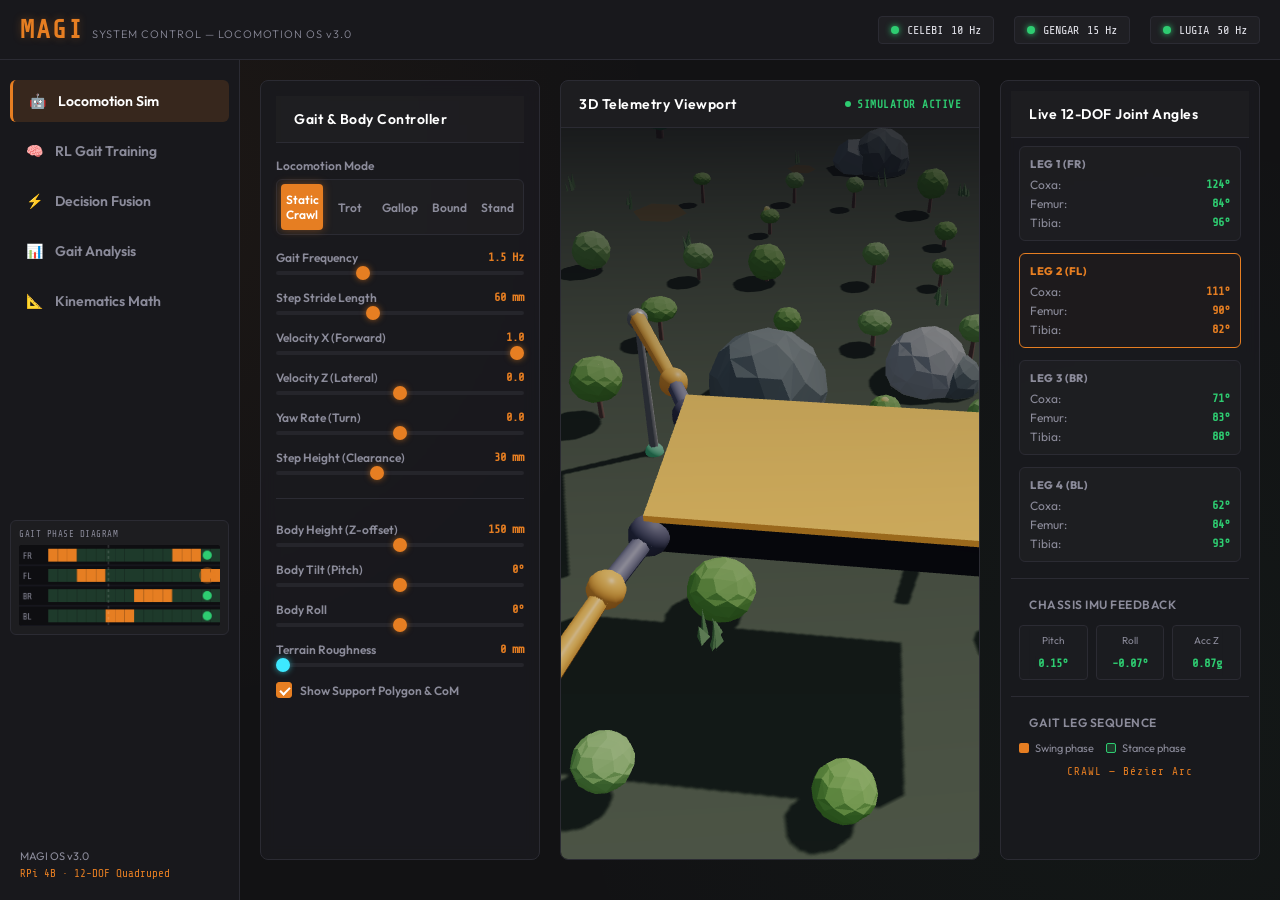
<file: simulation/index.html>
<!DOCTYPE html>
<html lang="en">
<head>
    <meta charset="UTF-8">
    <meta name="viewport" content="width=device-width, initial-scale=1.0">
    <title>MAGI: Quadruped Locomotion & Decision Simulator</title>
    <meta name="description" content="MAGI OS — real-time 12-DOF quadruped walking simulation with Bézier gait trajectories, reinforcement learning training, neural network policy, and MAGI-3 Lugia decision fusion.">
    <link rel="stylesheet" href="style.css">
    <!-- Google Fonts -->
    <link rel="preconnect" href="https://fonts.googleapis.com">
    <link rel="preconnect" href="https://fonts.gstatic.com" crossorigin>
    <link href="https://fonts.googleapis.com/css2?family=Outfit:wght@300;400;600;800&family=Share+Tech+Mono&display=swap" rel="stylesheet">
    <!-- Three.js (local) -->
    <script src="lib/three.min.js"></script>
    <script src="lib/OrbitControls.js"></script>
    <!-- Chart.js (local) -->
    <script src="lib/chart.min.js"></script>
</head>
<body>
    <div class="glow-bg"></div>

    <!-- ======================================================
         HEADER
         ====================================================== -->
    <header class="main-header">
        <div class="header-logo">
            <span class="logo-magi">MAGI</span>
            <span class="logo-sub">SYSTEM CONTROL — LOCOMOTION OS v3.0</span>
        </div>
        <div class="system-status">
            <div class="status-node" id="node-celebi">
                <span class="node-dot ok"></span> CELEBI <span class="node-state">10 Hz</span>
            </div>
            <div class="status-node" id="node-gengar">
                <span class="node-dot ok"></span> GENGAR <span class="node-state">15 Hz</span>
            </div>
            <div class="status-node" id="node-lugia">
                <span class="node-dot ok"></span> LUGIA <span class="node-state">50 Hz</span>
            </div>
        </div>
    </header>

    <div class="dashboard-container">

        <!-- =====================================================
             SIDEBAR
             ===================================================== -->
        <aside class="sidebar">
            <nav class="nav-menu">
                <button class="nav-btn active" onclick="switchTab('simulation')">
                    <span class="nav-icon">🤖</span> Locomotion Sim
                </button>
                <button class="nav-btn" onclick="switchTab('training')">
                    <span class="nav-icon">🧠</span> RL Gait Training
                </button>
                <button class="nav-btn" onclick="switchTab('fusion')">
                    <span class="nav-icon">⚡</span> Decision Fusion
                </button>
                <button class="nav-btn" onclick="switchTab('analysis')">
                    <span class="nav-icon">📊</span> Gait Analysis
                </button>
                <button class="nav-btn" onclick="switchTab('math')">
                    <span class="nav-icon">📐</span> Kinematics Math
                </button>
            </nav>

            <!-- Phase Diagram — always visible in sidebar -->
            <div class="sidebar-phase-box">
                <div class="sidebar-phase-title">GAIT PHASE DIAGRAM</div>
                <canvas id="phase-canvas" width="220" height="88"></canvas>
            </div>

            <div class="sidebar-footer">
                <p>MAGI OS v3.0</p>
                <p class="target-device">RPi 4B · 12-DOF Quadruped</p>
            </div>
        </aside>

        <!-- =====================================================
             MAIN WORKSPACE
             ===================================================== -->
        <main class="workspace">

            <!-- ================================================
                 TAB 1: LOCOMOTION SIMULATOR
                 ================================================ -->
            <section id="tab-simulation" class="tab-content active">
                <div class="grid-layout sim-grid">

                    <!-- Left: Control Panel -->
                    <div class="card control-card">
                        <div class="card-header">Gait &amp; Body Controller</div>

                        <div class="control-group">
                            <label>Locomotion Mode</label>
                            <div class="btn-toggle-group gait-btn-group">
                                <button id="gait-crawl"  class="toggle-btn active" onclick="setGait('crawl')">Static Crawl</button>
                                <button id="gait-trot"   class="toggle-btn" onclick="setGait('trot')">Trot</button>
                                <button id="gait-gallop" class="toggle-btn" onclick="setGait('gallop')">Gallop</button>
                                <button id="gait-bound"  class="toggle-btn" onclick="setGait('bound')">Bound</button>
                                <button id="gait-stand"  class="toggle-btn" onclick="setGait('stand')">Stand</button>
                            </div>
                        </div>

                        <div class="control-group">
                            <div class="slider-header">
                                <span>Gait Frequency</span>
                                <span id="val-frequency">1.5 Hz</span>
                            </div>
                            <input type="range" id="slider-frequency" min="0.2" max="4.0" step="0.1" value="1.5"
                                   oninput="updateGaitParam('frequency', this.value)">
                        </div>

                        <div class="control-group">
                            <div class="slider-header">
                                <span>Step Stride Length</span>
                                <span id="val-stride">60 mm</span>
                            </div>
                            <input type="range" id="slider-stride" min="10" max="140" step="5" value="60"
                                   oninput="updateGaitParam('stride', this.value)">
                        </div>

                        <div class="control-group">
                            <div class="slider-header">
                                <span>Velocity X (Forward)</span>
                                <span id="val-target-vx">1.0</span>
                            </div>
                            <input type="range" id="slider-target-vx" min="-1.0" max="1.0" step="0.1" value="1.0"
                                   oninput="updateGaitParam('targetVx', this.value)">
                        </div>

                        <div class="control-group">
                            <div class="slider-header">
                                <span>Velocity Z (Lateral)</span>
                                <span id="val-target-vz">0.0</span>
                            </div>
                            <input type="range" id="slider-target-vz" min="-1.0" max="1.0" step="0.1" value="0.0"
                                   oninput="updateGaitParam('targetVz', this.value)">
                        </div>

                        <div class="control-group">
                            <div class="slider-header">
                                <span>Yaw Rate (Turn)</span>
                                <span id="val-target-yaw-rate">0.0</span>
                            </div>
                            <input type="range" id="slider-target-yaw-rate" min="-1.0" max="1.0" step="0.1" value="0.0"
                                   oninput="updateGaitParam('targetYawRate', this.value)">
                        </div>

                        <div class="control-group">
                            <div class="slider-header">
                                <span>Step Height (Clearance)</span>
                                <span id="val-step-height">30 mm</span>
                            </div>
                            <input type="range" id="slider-step-height" min="5" max="70" step="2" value="30"
                                   oninput="updateGaitParam('stepHeight', this.value)">
                        </div>

                        <div class="divider"></div>

                        <div class="control-group">
                            <div class="slider-header">
                                <span>Body Height (Z-offset)</span>
                                <span id="val-body-z">150 mm</span>
                            </div>
                            <input type="range" id="slider-body-z" min="90" max="210" step="5" value="150"
                                   oninput="updateBodyParam('z', this.value)">
                        </div>

                        <div class="control-group">
                            <div class="slider-header">
                                <span>Body Tilt (Pitch)</span>
                                <span id="val-body-pitch">0°</span>
                            </div>
                            <input type="range" id="slider-body-pitch" min="-20" max="20" step="1" value="0"
                                   oninput="updateBodyParam('pitch', this.value)">
                        </div>

                        <div class="control-group">
                            <div class="slider-header">
                                <span>Body Roll</span>
                                <span id="val-body-roll">0°</span>
                            </div>
                            <input type="range" id="slider-body-roll" min="-20" max="20" step="1" value="0"
                                   oninput="updateBodyParam('roll', this.value)">
                        </div>

                        <div class="control-group">
                            <div class="slider-header">
                                <span>Terrain Roughness</span>
                                <span id="val-terrain-amp">0 mm</span>
                            </div>
                            <input type="range" id="slider-terrain-amp" min="0" max="25" step="1" value="0"
                                   oninput="setTerrainRoughness(this.value)">
                        </div>

                        <div class="control-group">
                            <label class="checkbox-container">
                                <input type="checkbox" id="check-support-poly" checked
                                       onchange="toggleSupportPolygon(this.checked)">
                                <span class="checkmark"></span>
                                Show Support Polygon &amp; CoM
                            </label>
                        </div>
                    </div>

                    <!-- Centre: 3D Viewport -->
                    <div class="card viewport-card">
                        <div class="card-header">
                            <span>3D Telemetry Viewport</span>
                            <span class="running-indicator">
                                <span class="pulse-dot"></span> SIMULATOR ACTIVE
                            </span>
                        </div>
                        <div id="canvas-container" style="width:100%;height:480px;background:#09090c;"></div>
                    </div>

                    <!-- Right: Telemetry -->
                    <div class="card telemetry-card">
                        <div class="card-header">Live 12-DOF Joint Angles</div>
                        <div class="servos-grid">
                            <!-- Leg 1 FR -->
                            <div class="leg-telemetry-box" id="telemetry-l1">
                                <div class="leg-title">LEG 1 (FR)</div>
                                <div class="servo-row"><span>Coxa:</span>  <span class="servo-val" id="val-l1-coxa">90°</span></div>
                                <div class="servo-row"><span>Femur:</span> <span class="servo-val" id="val-l1-femur">45°</span></div>
                                <div class="servo-row"><span>Tibia:</span> <span class="servo-val" id="val-l1-tibia">90°</span></div>
                            </div>
                            <!-- Leg 2 FL -->
                            <div class="leg-telemetry-box" id="telemetry-l2">
                                <div class="leg-title">LEG 2 (FL)</div>
                                <div class="servo-row"><span>Coxa:</span>  <span class="servo-val" id="val-l2-coxa">90°</span></div>
                                <div class="servo-row"><span>Femur:</span> <span class="servo-val" id="val-l2-femur">45°</span></div>
                                <div class="servo-row"><span>Tibia:</span> <span class="servo-val" id="val-l2-tibia">90°</span></div>
                            </div>
                            <!-- Leg 3 BR -->
                            <div class="leg-telemetry-box" id="telemetry-l3">
                                <div class="leg-title">LEG 3 (BR)</div>
                                <div class="servo-row"><span>Coxa:</span>  <span class="servo-val" id="val-l3-coxa">90°</span></div>
                                <div class="servo-row"><span>Femur:</span> <span class="servo-val" id="val-l3-femur">45°</span></div>
                                <div class="servo-row"><span>Tibia:</span> <span class="servo-val" id="val-l3-tibia">90°</span></div>
                            </div>
                            <!-- Leg 4 BL -->
                            <div class="leg-telemetry-box" id="telemetry-l4">
                                <div class="leg-title">LEG 4 (BL)</div>
                                <div class="servo-row"><span>Coxa:</span>  <span class="servo-val" id="val-l4-coxa">90°</span></div>
                                <div class="servo-row"><span>Femur:</span> <span class="servo-val" id="val-l4-femur">45°</span></div>
                                <div class="servo-row"><span>Tibia:</span> <span class="servo-val" id="val-l4-tibia">90°</span></div>
                            </div>
                        </div>

                        <div class="divider"></div>
                        <div class="card-sub-header">Chassis IMU Feedback</div>
                        <div class="imu-display">
                            <div class="imu-item">
                                <span class="imu-label">Pitch</span>
                                <span class="imu-value" id="val-imu-pitch">0.00°</span>
                            </div>
                            <div class="imu-item">
                                <span class="imu-label">Roll</span>
                                <span class="imu-value" id="val-imu-roll">0.00°</span>
                            </div>
                            <div class="imu-item">
                                <span class="imu-label">Acc Z</span>
                                <span class="imu-value" id="val-imu-accz">1.00g</span>
                            </div>
                        </div>

                        <div class="divider"></div>
                        <div class="card-sub-header">Gait Leg Sequence</div>
                        <div class="gait-legend">
                            <div class="legend-item"><span class="legend-dot swing-dot"></span> Swing phase</div>
                            <div class="legend-item"><span class="legend-dot stance-dot"></span> Stance phase</div>
                        </div>
                        <div class="gait-type-info" id="gait-type-badge">CRAWL — Bézier Arc</div>
                    </div>
                </div>
            </section>

            <!-- ================================================
                 TAB 2: RL TRAINING
                 ================================================ -->
            <section id="tab-training" class="tab-content">
                <div class="grid-layout training-grid">

                    <!-- Left: Training Controls -->
                    <div class="card control-card">
                        <div class="card-header">
                            RL Training Controls
                            <span id="curriculum-badge" class="curriculum-lbl">LVL 1</span>
                        </div>

                        <div class="control-group">
                            <label>Simulation Speed</label>
                            <div class="btn-toggle-group">
                                <button id="speed-1x"  class="toggle-btn active" onclick="setTrainingSpeed(1)">1× RT</button>
                                <button id="speed-5x"  class="toggle-btn" onclick="setTrainingSpeed(5)">5×</button>
                                <button id="speed-25x" class="toggle-btn" onclick="setTrainingSpeed(25)">25×</button>
                                <button id="speed-max" class="toggle-btn" onclick="setTrainingSpeed(100)">100× Turbo</button>
                            </div>
                        </div>

                        <div class="control-group">
                            <div class="slider-header">
                                <span>Population Size</span>
                                <span id="val-pop-size">30</span>
                            </div>
                            <input type="range" id="slider-pop-size" min="10" max="100" step="5" value="30"
                                   oninput="document.getElementById('val-pop-size').innerText=this.value"
                                   onchange="resetTraining()">
                        </div>

                        <div class="control-group">
                            <div class="slider-header">
                                <span>Mutation Rate</span>
                                <span id="val-mutation-rate">15%</span>
                            </div>
                            <input type="range" id="slider-mutation-rate" min="1" max="50" step="1" value="15"
                                   oninput="document.getElementById('val-mutation-rate').innerText=this.value+'%'; if(rlTrainer) rlTrainer.mutationRate=this.value/100">
                        </div>

                        <div class="control-group">
                            <label>Target Terrain Friction</label>
                            <select id="select-terrain" class="custom-select" onchange="updateTerrainType(this.value)">
                                <option value="soil">Loose Soil (Medium Grip)</option>
                                <option value="sand">Sand (Low Grip)</option>
                                <option value="rock">Rock / Firm Mud (High Grip)</option>
                            </select>
                        </div>

                        <!-- NN Policy toggle -->
                        <div class="control-group nn-toggle-row">
                            <label>Policy Mode</label>
                            <div class="nn-toggle-group">
                                <button class="toggle-btn active" onclick="setNNMode(false)">Direct Gene</button>
                                <button class="toggle-btn" onclick="setNNMode(true)">
                                    🧬 NNPolicy <span id="nn-mode-badge" class="nn-badge">DirectGene</span>
                                </button>
                            </div>
                        </div>

                        <div class="btn-row">
                            <button id="btn-train-start" class="btn primary-btn" onclick="toggleTraining()">Start RL Training</button>
                            <button class="btn secondary-btn" onclick="resetTraining()">Reset</button>
                        </div>
                        <div class="btn-row">
                            <button class="btn export-btn" onclick="exportGenome()">📋 Export Best Genome</button>
                        </div>

                        <div class="divider"></div>

                        <!-- Agent progress bar -->
                        <div class="agent-progress-wrap">
                            <div class="agent-progress-bar-bg">
                                <div id="agent-progress-bar" class="agent-progress-bar" style="width:0%"></div>
                            </div>
                            <div id="agent-progress-lbl" class="agent-progress-lbl">Agent — / —</div>
                        </div>

                        <div class="rl-stats-box">
                            <div class="rl-stat-row"><span>Generation:</span>      <strong id="val-gen">0</strong></div>
                            <div class="rl-stat-row"><span>Current Agent:</span>   <strong id="val-best-id">-</strong></div>
                            <div class="rl-stat-row"><span>Best Fitness:</span>    <strong id="val-best-fitness">0.00</strong></div>
                            <div class="rl-stat-row"><span>Avg Velocity:</span>    <strong id="val-avg-vel">0.0 mm/s</strong></div>
                        </div>

                        <div class="divider"></div>
                        <div class="card-sub-header">Live Fitness Breakdown</div>
                        <div class="rl-stats-box">
                            <div class="rl-stat-row"><span>🏃 Velocity:</span>    <strong id="live-vel">—</strong></div>
                            <div class="rl-stat-row"><span>⚖️ Stability pen:</span><strong id="live-stab">—</strong></div>
                            <div class="rl-stat-row"><span>⚡ Energy pen:</span>  <strong id="live-nrg">—</strong></div>
                            <div class="rl-stat-row"><span>🔁 Symmetry:</span>    <strong id="live-sym">—</strong></div>
                        </div>
                    </div>

                    <!-- Centre: Training Sandbox viewport -->
                    <div class="card viewport-card">
                        <div class="card-header">
                            <span>Training Sandbox (Fast-Forward Simulation)</span>
                            <span id="train-status-badge" class="badge idle">IDLE</span>
                        </div>
                        <div id="train-canvas-container" style="width:100%;height:480px;background:#09090c;"></div>
                    </div>

                    <!-- Right: Reward chart + Gene chromosome -->
                    <div class="card chart-card">
                        <div class="card-header">RL Convergence &amp; Fitness Curve</div>
                        <div class="chart-container">
                            <canvas id="reward-chart"></canvas>
                        </div>

                        <div class="divider"></div>
                        <div class="card-sub-header">Best Agent Genome (16 Genes)</div>
                        <canvas id="gene-canvas" width="460" height="90" class="gene-canvas"></canvas>

                        <div class="divider"></div>
                        <div class="reward-breakdown">
                            <div class="card-sub-header">Reward Components</div>
                            <ul class="metric-bullets">
                                <li><strong>Forward Velocity:</strong> +phase-match × stride gain</li>
                                <li><strong>Stability penalty:</strong> −3.5 × (|pitch| + |roll|)</li>
                                <li><strong>Energy penalty:</strong> −0.08 × Σ(Δjoint²)</li>
                                <li><strong>Symmetry bonus:</strong> +5 × L/R phase balance</li>
                                <li><strong>Curriculum:</strong> stride range auto-scales up to LVL 5</li>
                            </ul>
                        </div>
                    </div>
                </div>
            </section>

            <!-- ================================================
                 TAB 3: DECISION FUSION
                 ================================================ -->
            <section id="tab-fusion" class="tab-content">
                <div class="grid-layout fusion-grid">

                    <!-- Scenario Injector -->
                    <div class="card control-card">
                        <div class="card-header">Inject Environmental Scenarios</div>
                        <p class="help-text">Simulate sensor signals and observe how Lugia (MAGI-3) overrides physical gait.</p>

                        <div class="scenario-buttons">
                            <button class="scenario-btn active" id="scen-clear" onclick="setScenario('clear')">
                                <span class="scen-icon">🌾</span>
                                <div class="scen-text">
                                    <strong>Clear Path (Normal)</strong>
                                    <span>ToF: 600mm · Anomaly: 0.12</span>
                                </div>
                            </button>
                            <button class="scenario-btn" id="scen-obstacle" onclick="setScenario('obstacle')">
                                <span class="scen-icon">🧱</span>
                                <div class="scen-text">
                                    <strong>Close Obstacle</strong>
                                    <span>ToF: 150mm — Immediate HALT</span>
                                </div>
                            </button>
                            <button class="scenario-btn" id="scen-intruder" onclick="setScenario('intruder')">
                                <span class="scen-icon">👤</span>
                                <div class="scen-text">
                                    <strong>Intruder in Zone</strong>
                                    <span>Gengar: Restricted · Celebi: Person</span>
                                </div>
                            </button>
                            <button class="scenario-btn" id="scen-anomaly" onclick="setScenario('anomaly')">
                                <span class="scen-icon">⚠️</span>
                                <div class="scen-text">
                                    <strong>High Anomaly</strong>
                                    <span>Score: 0.85 — Cautious Crawl</span>
                                </div>
                            </button>
                            <button class="scenario-btn" id="scen-target" onclick="setScenario('target')">
                                <span class="scen-icon">🎯</span>
                                <div class="scen-text">
                                    <strong>Weed Target Identified</strong>
                                    <span>Celebi: Weed 89% — TRACK</span>
                                </div>
                            </button>
                        </div>

                        <div class="divider"></div>
                        <div class="card-sub-header">Live Sensor Overrides</div>

                        <div class="control-group">
                            <div class="slider-header">
                                <span>Front ToF Distance</span>
                                <span id="val-override-tof">600 mm</span>
                            </div>
                            <input type="range" id="override-tof" min="50" max="1000" step="10" value="600"
                                   oninput="overrideSensor('tof', this.value)">
                        </div>

                        <div class="control-group">
                            <div class="slider-header">
                                <span>Scene Anomaly Score</span>
                                <span id="val-override-anomaly">0.12</span>
                            </div>
                            <input type="range" id="override-anomaly" min="0" max="1" step="0.05" value="0.12"
                                   oninput="overrideSensor('anomaly', this.value)">
                        </div>
                    </div>

                    <!-- Decision pipeline diagram -->
                    <div class="card decision-board-card">
                        <div class="card-header">MAGI Decision Pipeline Diagram</div>
                        <div class="pipeline-visual">
                            <div class="node-column">
                                <div class="pipe-node" id="pipe-sensors">
                                    <div class="pipe-node-title">Sensor Hub</div>
                                    <div class="pipe-node-body" id="pipe-sensors-body">ToF: 600mm<br>GPIO Trg: False</div>
                                </div>
                                <div class="pipe-node" id="pipe-celebi">
                                    <div class="pipe-node-title">Celebi (MAGI-1)</div>
                                    <div class="pipe-node-body" id="pipe-celebi-body">No targets (0.0s)</div>
                                </div>
                                <div class="pipe-node" id="pipe-gengar">
                                    <div class="pipe-node-title">Gengar (MAGI-2)</div>
                                    <div class="pipe-node-body" id="pipe-gengar-body">Scene: normal<br>Anomaly: 0.12</div>
                                </div>
                            </div>

                            <div class="node-arrow">🠖</div>

                            <div class="node-column center-column">
                                <div class="pipe-node fusion-active" id="pipe-lugia">
                                    <div class="pipe-node-title">Lugia (MAGI-3)</div>
                                    <div class="pipe-node-body">
                                        <strong>Priority Logic Evaluator</strong>
                                        <div class="rule-list">
                                            <div class="rule-item" id="rule-1">P10: ToF &lt; 200mm → HALT</div>
                                            <div class="rule-item" id="rule-2">P9: GPIO Trigger → HALT</div>
                                            <div class="rule-item" id="rule-3">P8: Person in Zone → HALT</div>
                                            <div class="rule-item" id="rule-4">P6: Anomaly &gt; 0.70 → ALERT</div>
                                            <div class="rule-item" id="rule-5">P4: Detections → TRACK</div>
                                            <div class="rule-item" id="rule-default">P0: Idle / Forward Walk</div>
                                        </div>
                                    </div>
                                </div>
                            </div>

                            <div class="node-arrow">🠖</div>

                            <div class="node-column">
                                <div class="pipe-node action-out" id="pipe-decision">
                                    <div class="pipe-node-title">Decision Output</div>
                                    <div class="decision-badge" id="val-decision-badge">IDLE</div>
                                    <div class="decision-reason" id="val-decision-reason">No significant events</div>
                                </div>
                                <div class="pipe-node action-out" id="pipe-gait-override">
                                    <div class="pipe-node-title">Gait Override</div>
                                    <div class="gait-override-state" id="val-gait-override-state">NOMINAL WALKING</div>
                                </div>
                            </div>
                        </div>
                    </div>

                    <!-- Lugia console log -->
                    <div class="card log-card">
                        <div class="card-header">Lugia (MAGI-3) Terminal Console</div>
                        <div class="terminal-log" id="lugia-console">
                            <span class="log-line">[SYSTEM] Lugia Node configured. CPU affinity pinned to Core 3.</span>
                            <span class="log-line">[SYSTEM] Subscribed: /sensors · /detections · /scene</span>
                            <span class="log-line">[DECISION] Decision loop active. State: IDLE</span>
                        </div>
                    </div>
                </div>
            </section>

            <!-- ================================================
                 TAB 4: GAIT ANALYSIS (NEW)
                 ================================================ -->
            <section id="tab-analysis" class="tab-content">
                <div class="grid-layout analysis-grid">

                    <!-- Left: Gait Stats -->
                    <div class="card control-card">
                        <div class="card-header">Gait Performance Metrics</div>

                        <div class="ga-stats-grid">
                            <div class="ga-stat-block">
                                <div class="ga-stat-label">Gait Type</div>
                                <div class="ga-stat-value" id="ga-gait-type">CRAWL</div>
                            </div>
                            <div class="ga-stat-block">
                                <div class="ga-stat-label">Frequency</div>
                                <div class="ga-stat-value" id="ga-frequency">1.5 Hz</div>
                            </div>
                            <div class="ga-stat-block">
                                <div class="ga-stat-label">Stride</div>
                                <div class="ga-stat-value" id="ga-stride">60 mm</div>
                            </div>
                            <div class="ga-stat-block">
                                <div class="ga-stat-label">Step Height</div>
                                <div class="ga-stat-value" id="ga-step-height">30 mm</div>
                            </div>
                            <div class="ga-stat-block highlight">
                                <div class="ga-stat-label">Stride Efficiency</div>
                                <div class="ga-stat-value green" id="ga-stride-eff">0.0 mm/s</div>
                            </div>
                            <div class="ga-stat-block highlight">
                                <div class="ga-stat-label">Cumul. Energy</div>
                                <div class="ga-stat-value orange" id="ga-energy">0.00</div>
                            </div>
                        </div>

                        <div class="divider"></div>
                        <div class="card-sub-header">Gait Sequence Definitions</div>
                        <div class="gait-seq-table">
                            <div class="gait-seq-row header-row">
                                <span>Gait</span><span>Duty%</span><span>Flight</span><span>CoT</span>
                            </div>
                            <div class="gait-seq-row">
                                <span>Crawl</span><span>75%</span><span>No</span><span>High</span>
                            </div>
                            <div class="gait-seq-row">
                                <span>Trot</span><span>60%</span><span>No</span><span>Med</span>
                            </div>
                            <div class="gait-seq-row">
                                <span>Gallop</span><span>40%</span><span>Yes</span><span>Low</span>
                            </div>
                            <div class="gait-seq-row">
                                <span>Bound</span><span>35%</span><span>Yes</span><span>Low</span>
                            </div>
                        </div>

                        <div class="divider"></div>
                        <div class="card-sub-header">Bézier Trajectory Notes</div>
                        <p class="help-text" style="padding:8px 0;">
                            Foot paths use cubic Bézier arcs. Control points P1/P2 are offset to create a natural parabolic arc with rapid heel-plant. This eliminates the foot-scrape artifact of linear interpolation while keeping servo motion smooth and bounded.
                        </p>
                    </div>

                    <!-- Centre: Stride efficiency + energy chart -->
                    <div class="card chart-card">
                        <div class="card-header">Stride Efficiency &amp; Energy Over Time</div>
                        <div class="chart-container analysis-chart">
                            <canvas id="ga-stride-chart"></canvas>
                        </div>

                        <div class="divider"></div>
                        <div class="card-header" style="border:none; padding-top:4px;">Phase Timing Diagram (Live)</div>
                        <div class="phase-diagram-large">
                            <canvas id="phase-canvas-large" width="500" height="120"></canvas>
                        </div>
                    </div>

                    <!-- Right: Foot trajectory top-view -->
                    <div class="card">
                        <div class="card-header">Foot Path Plotter (Top View XZ)</div>
                        <div class="foot-path-wrap">
                            <canvas id="foot-path-canvas" width="320" height="320"></canvas>
                        </div>
                        <div class="foot-path-legend">
                            <div class="fp-legend-item" style="color:#e67e22">■ FR</div>
                            <div class="fp-legend-item" style="color:#2ecc71">■ FL</div>
                            <div class="fp-legend-item" style="color:#3de8ff">■ BR</div>
                            <div class="fp-legend-item" style="color:#e74c3c">■ BL</div>
                        </div>
                        <p class="help-text" style="padding:8px 12px;">
                            Oval traces = healthy elliptical gait. Flat/choppy = tuning needed.
                            Larger ovals = higher stride. Asymmetry = yaw drift risk.
                        </p>
                    </div>
                </div>
            </section>

            <!-- ================================================
                 TAB 5: KINEMATICS MATH
                 ================================================ -->
            <section id="tab-math" class="tab-content">
                <div class="math-container">
                    <div class="card">
                        <div class="card-header">MAGI Leg Inverse Kinematics (IK) Algorithm &amp; Debugger</div>

                        <div class="math-content">
                            <div class="math-two-col">
                                <div>
                                    <h3>1. Leg Architecture (3-DOF)</h3>
                                    <p>Each leg has three revolute joints:</p>
                                    <ul>
                                        <li><strong>Coxa (θ<sub>c</sub>):</strong> Hip horizontal rotation</li>
                                        <li><strong>Femur (θ<sub>f</sub>):</strong> Hip vertical swing</li>
                                        <li><strong>Tibia (θ<sub>t</sub>):</strong> Knee swing</li>
                                    </ul>

                                    <div class="math-sketch-container">
                                        <div class="math-formula-box">
                                            <h4>Link Specs:</h4>
                                            <p>Coxa (<em>d<sub>c</sub></em>): <strong>30 mm</strong></p>
                                            <p>Femur (<em>l<sub>1</sub></em>): <strong>90 mm</strong></p>
                                            <p>Tibia (<em>l<sub>2</sub></em>): <strong>90 mm</strong></p>
                                        </div>
                                    </div>

                                    <h3>2. Analytical IK Solver</h3>

                                    <div class="formula-block">
                                        <div class="formula-title">Coxa Angle (θ<sub>c</sub>)</div>
                                        <p class="formula-math">θ<sub>c</sub> = atan2(y, x)</p>
                                    </div>

                                    <div class="formula-block">
                                        <div class="formula-title">Effective Reach (L<sub>d</sub>)</div>
                                        <p class="formula-math">r = √(x² + y²)</p>
                                        <p class="formula-math">L<sub>d</sub> = √((r − d<sub>c</sub>)² + z²)</p>
                                    </div>

                                    <div class="formula-block">
                                        <div class="formula-title">Tibia Angle (θ<sub>t</sub>) — Law of Cosines</div>
                                        <p class="formula-math">θ<sub>t</sub> = π − arccos[(l₁² + l₂² − L<sub>d</sub>²) / (2·l₁·l₂)]</p>
                                    </div>

                                    <div class="formula-block">
                                        <div class="formula-title">Femur Angle (θ<sub>f</sub>)</div>
                                        <p class="formula-math">α = atan2(z, r − d<sub>c</sub>)</p>
                                        <p class="formula-math">β = arccos[(l₁² + L<sub>d</sub>² − l₂²) / (2·l₁·L<sub>d</sub>)]</p>
                                        <p class="formula-math">θ<sub>f</sub> = α + β</p>
                                    </div>

                                    <h3>3. Interactive IK Solver</h3>
                                    <div class="math-playground">
                                        <div class="playground-inputs">
                                            <div class="control-group">
                                                <div class="slider-header"><span>Target X (Forward)</span> <span id="math-val-x">0 mm</span></div>
                                                <input type="range" id="math-x" min="-100" max="100" value="0" oninput="solveMathIK()">
                                            </div>
                                            <div class="control-group">
                                                <div class="slider-header"><span>Target Y (Lateral)</span> <span id="math-val-y">50 mm</span></div>
                                                <input type="range" id="math-y" min="20" max="120" value="50" oninput="solveMathIK()">
                                            </div>
                                            <div class="control-group">
                                                <div class="slider-header"><span>Target Z (Height)</span> <span id="math-val-z">-150 mm</span></div>
                                                <input type="range" id="math-z" min="-220" max="-90" value="-150" oninput="solveMathIK()">
                                            </div>
                                        </div>
                                        <div class="playground-outputs">
                                            <h4>Calculated Angles:</h4>
                                            <div class="math-result-box">
                                                <div class="math-res-item">Coxa (θ<sub>c</sub>): <strong id="math-res-coxa">0.0°</strong></div>
                                                <div class="math-res-item">Femur (θ<sub>f</sub>): <strong id="math-res-femur">0.0°</strong></div>
                                                <div class="math-res-item">Tibia (θ<sub>t</sub>): <strong id="math-res-tibia">0.0°</strong></div>
                                            </div>
                                        </div>
                                    </div>
                                </div>

                                <!-- IK diagram canvas -->
                                <div class="ik-diagram-wrap">
                                    <div class="card-sub-header" style="padding:0 0 8px 0;">Sagittal Plane Visualisation</div>
                                    <canvas id="ik-diagram-canvas" width="300" height="280" class="ik-canvas"></canvas>
                                    <p class="help-text" style="margin-top:8px;">
                                        Cyan = Coxa · Orange = Femur · White = Tibia · Green dot = Foot
                                    </p>
                                </div>
                            </div>
                        </div>
                    </div>
                </div>
            </section>

        </main>
    </div>

    <!-- Load modules in dependency order -->
    <script src="robot.js"></script>
    <script src="gait.js"></script>
    <script src="rl_train.js"></script>
    <script src="magi_fusion.js"></script>
    <script src="dashboard.js"></script>
</body>
</html>
</file>
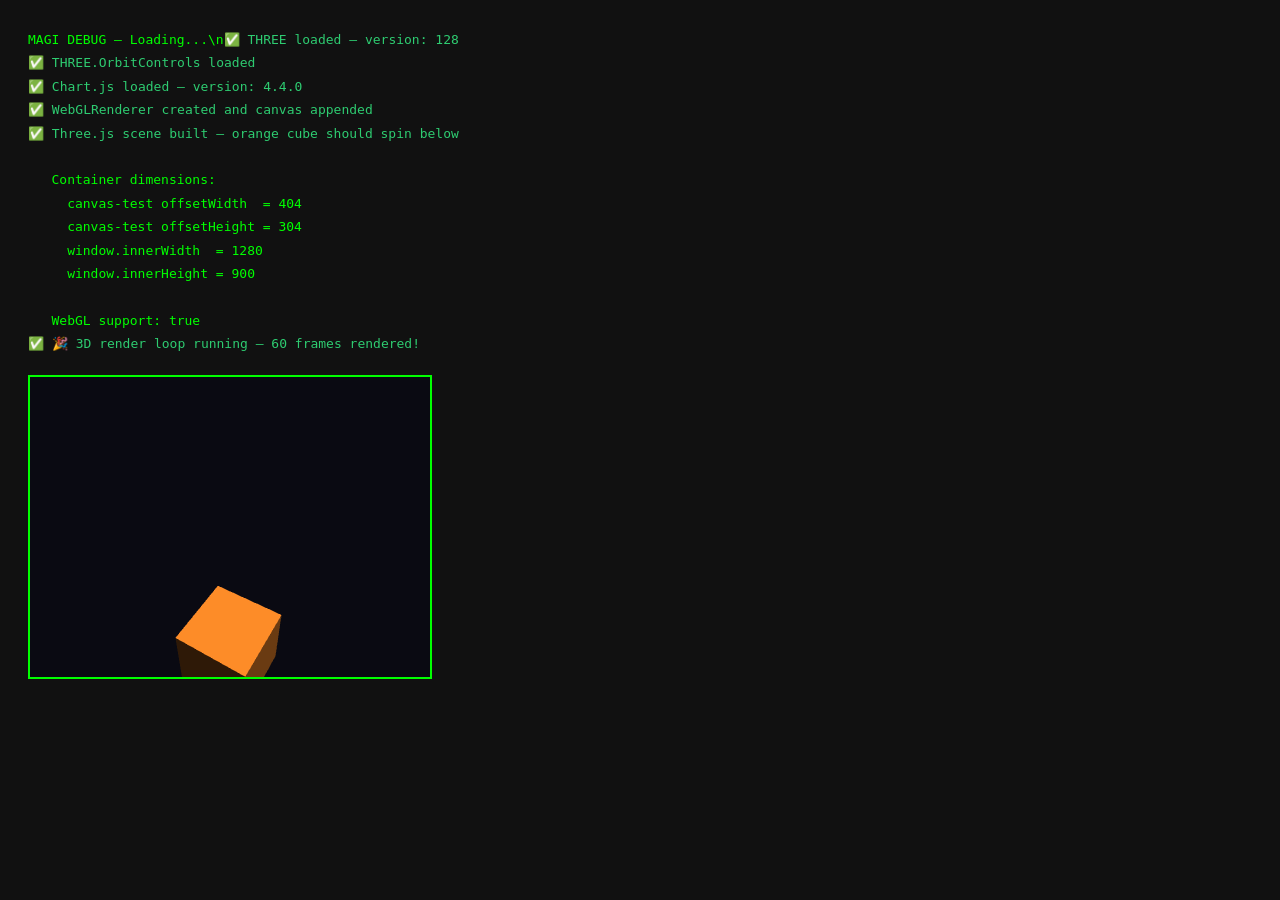
<file: simulation/debug.html>
<!DOCTYPE html>
<html>
<head>
<meta charset="UTF-8">
<title>MAGI Debug</title>
<style>
body { background: #111; color: #0f0; font-family: monospace; padding: 20px; }
#log { white-space: pre; font-size: 13px; line-height: 1.8; }
#canvas-test { width: 400px; height: 300px; border: 2px solid #0f0; margin-top: 20px; }
.ok  { color: #2ecc71; }
.err { color: #e74c3c; }
</style>
</head>
<body>
<div id="log">MAGI DEBUG — Loading...\n</div>
<div id="canvas-test"></div>

<script src="lib/three.min.js"></script>
<script src="lib/OrbitControls.js"></script>
<script src="lib/chart.min.js"></script>
<script>
const log = document.getElementById('log');
function ok(msg)  { log.innerHTML += `<span class="ok">✅ ${msg}</span>\n`; }
function err(msg) { log.innerHTML += `<span class="err">❌ ${msg}</span>\n`; }
function info(msg){ log.innerHTML += `   ${msg}\n`; }

// Test 1: THREE
try {
    if (typeof THREE !== 'undefined') {
        ok('THREE loaded — version: ' + THREE.REVISION);
    } else {
        err('THREE is UNDEFINED — three.min.js failed to load');
    }
} catch(e) { err('THREE check error: ' + e); }

// Test 2: OrbitControls
try {
    if (typeof THREE !== 'undefined' && typeof THREE.OrbitControls !== 'undefined') {
        ok('THREE.OrbitControls loaded');
    } else {
        err('THREE.OrbitControls is UNDEFINED');
    }
} catch(e) { err('OrbitControls check error: ' + e); }

// Test 3: Chart.js
try {
    if (typeof Chart !== 'undefined') {
        ok('Chart.js loaded — version: ' + Chart.version);
    } else {
        err('Chart is UNDEFINED — chart.min.js failed to load');
    }
} catch(e) { err('Chart check error: ' + e); }

// Test 4: Build a real Three.js scene
try {
    const container = document.getElementById('canvas-test');
    const W = 400, H = 300;

    const scene    = new THREE.Scene();
    scene.background = new THREE.Color(0x0a0a12);

    const camera   = new THREE.PerspectiveCamera(45, W/H, 1, 1000);
    camera.position.set(0, 100, 300);

    const renderer = new THREE.WebGLRenderer({ antialias: true });
    renderer.setSize(W, H);
    container.appendChild(renderer.domElement);
    ok('WebGLRenderer created and canvas appended');

    // Add a rotating box
    const geo  = new THREE.BoxGeometry(60, 60, 60);
    const mat  = new THREE.MeshStandardMaterial({ color: 0xe67e22 });
    const cube = new THREE.Mesh(geo, mat);
    scene.add(cube);

    const light = new THREE.DirectionalLight(0xffffff, 1);
    light.position.set(100, 200, 100);
    scene.add(light);
    scene.add(new THREE.AmbientLight(0x333333));

    let frame = 0;
    const animate = () => {
        requestAnimationFrame(animate);
        cube.rotation.x += 0.01;
        cube.rotation.y += 0.015;
        renderer.render(scene, camera);
        frame++;
        if (frame === 60) ok('🎉 3D render loop running — 60 frames rendered!');
    };
    animate();

    ok('Three.js scene built — orange cube should spin below');
} catch(e) {
    err('Three.js scene FAILED: ' + e.message);
    err('Stack: ' + e.stack);
}

info('');
info('Container dimensions:');
info('  canvas-test offsetWidth  = ' + document.getElementById('canvas-test').offsetWidth);
info('  canvas-test offsetHeight = ' + document.getElementById('canvas-test').offsetHeight);
info('  window.innerWidth  = ' + window.innerWidth);
info('  window.innerHeight = ' + window.innerHeight);
info('');
info('WebGL support: ' + (function(){
    try {
        const c = document.createElement('canvas');
        return !!(c.getContext('webgl') || c.getContext('experimental-webgl'));
    } catch(e) { return false; }
}()));
</script>
</body>
</html>
</file>
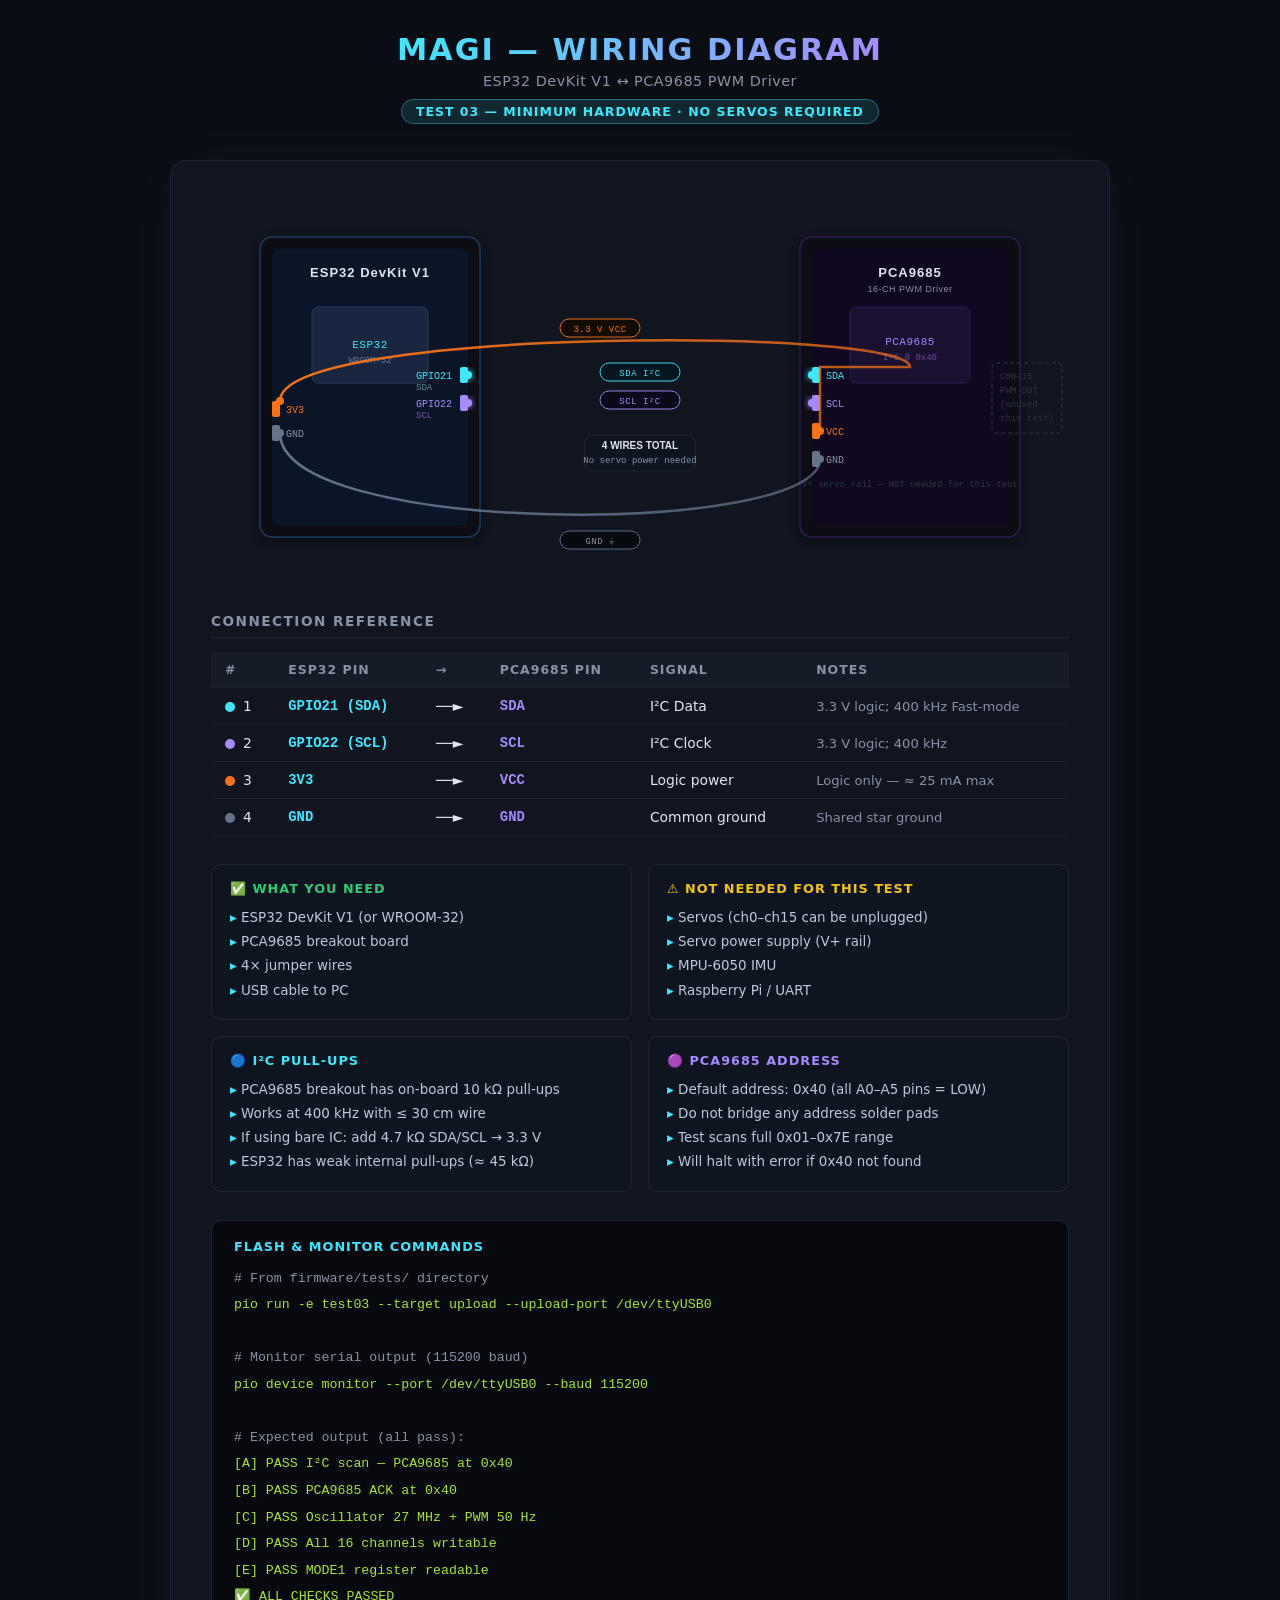
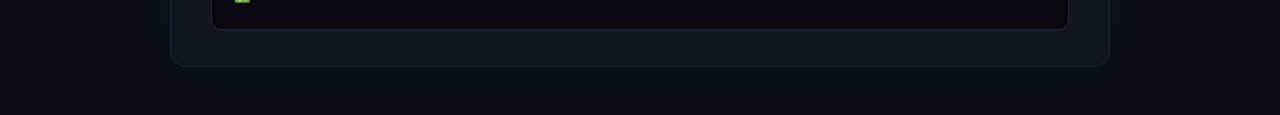
<file: firmware/pca9685_test/tests/wiring_esp_pca.html>
<!DOCTYPE html>
<html lang="en">
<head>
<meta charset="UTF-8">
<meta name="viewport" content="width=device-width, initial-scale=1.0">
<title>MAGI — ESP32 + PCA9685 Wiring Diagram</title>
<style>
  * { box-sizing: border-box; margin: 0; padding: 0; }
  body {
    background: #0b0d14;
    color: #e0e6f0;
    font-family: 'Segoe UI', system-ui, sans-serif;
    min-height: 100vh;
    display: flex;
    flex-direction: column;
    align-items: center;
    padding: 32px 16px 48px;
  }

  /* ── Header ── */
  .header {
    text-align: center;
    margin-bottom: 36px;
  }
  .header h1 {
    font-size: 1.9rem;
    font-weight: 700;
    background: linear-gradient(120deg, #3de8ff, #a78bfa);
    -webkit-background-clip: text;
    -webkit-text-fill-color: transparent;
    letter-spacing: 2px;
  }
  .header p {
    color: #8892a4;
    font-size: 0.9rem;
    margin-top: 6px;
    letter-spacing: 0.5px;
  }
  .badge {
    display: inline-block;
    margin-top: 10px;
    padding: 4px 14px;
    border-radius: 20px;
    font-size: 0.78rem;
    font-weight: 600;
    letter-spacing: 1px;
    background: rgba(61,232,255,0.12);
    border: 1px solid rgba(61,232,255,0.35);
    color: #3de8ff;
  }

  /* ── Diagram container ── */
  .diagram-wrap {
    background: #111520;
    border: 1px solid #1e2535;
    border-radius: 16px;
    padding: 36px 40px;
    box-shadow: 0 0 60px rgba(61,232,255,0.05);
    max-width: 940px;
    width: 100%;
  }

  /* ── SVG diagram ── */
  svg {
    display: block;
    margin: 0 auto;
    overflow: visible;
  }

  /* ── Wire table ── */
  .wire-table-wrap {
    margin-top: 36px;
  }
  .wire-table-wrap h2 {
    font-size: 0.85rem;
    font-weight: 600;
    letter-spacing: 1.5px;
    color: #8892a4;
    text-transform: uppercase;
    margin-bottom: 14px;
    border-bottom: 1px solid #1e2535;
    padding-bottom: 8px;
  }
  table {
    width: 100%;
    border-collapse: collapse;
    font-size: 0.87rem;
  }
  thead tr {
    background: #161b28;
    color: #8892a4;
    font-size: 0.78rem;
    text-transform: uppercase;
    letter-spacing: 1px;
  }
  th, td { padding: 10px 14px; text-align: left; border-bottom: 1px solid #1a2030; }
  tbody tr:hover { background: #141924; }
  .dot {
    display: inline-block;
    width: 10px; height: 10px;
    border-radius: 50%;
    margin-right: 8px;
    vertical-align: middle;
  }
  .pin-esp  { color: #3de8ff; font-weight: 600; font-family: monospace; }
  .pin-pca  { color: #a78bfa; font-weight: 600; font-family: monospace; }
  .note     { color: #8892a4; font-size: 0.82rem; }

  /* ── Notes ── */
  .notes-grid {
    display: grid;
    grid-template-columns: 1fr 1fr;
    gap: 16px;
    margin-top: 28px;
  }
  @media (max-width: 600px) { .notes-grid { grid-template-columns: 1fr; } }
  .note-card {
    background: #0e1420;
    border: 1px solid #1e2535;
    border-radius: 10px;
    padding: 16px 18px;
  }
  .note-card h3 {
    font-size: 0.8rem;
    font-weight: 700;
    letter-spacing: 1px;
    text-transform: uppercase;
    margin-bottom: 10px;
  }
  .note-card.green  h3 { color: #2ecc71; }
  .note-card.yellow h3 { color: #f1c40f; }
  .note-card.blue   h3 { color: #3de8ff; }
  .note-card.purple h3 { color: #a78bfa; }
  .note-card ul { list-style: none; }
  .note-card li { font-size: 0.84rem; color: #c0c8d8; line-height: 1.8; }
  .note-card li::before { content: "▸ "; color: #3de8ff; }

  .cmd-box {
    margin-top: 28px;
    background: #07090f;
    border: 1px solid #1e2535;
    border-radius: 10px;
    padding: 18px 22px;
  }
  .cmd-box h3 {
    font-size: 0.8rem;
    font-weight: 700;
    letter-spacing: 1px;
    text-transform: uppercase;
    color: #3de8ff;
    margin-bottom: 12px;
  }
  .cmd-box code {
    display: block;
    font-family: 'Cascadia Code', 'Fira Code', monospace;
    font-size: 0.83rem;
    color: #a3e635;
    line-height: 2;
  }
  .cmd-box code span { color: #8892a4; }
</style>
</head>
<body>

<div class="header">
  <h1>MAGI — WIRING DIAGRAM</h1>
  <p>ESP32 DevKit V1 ↔ PCA9685 PWM Driver</p>
  <div class="badge">TEST 03 — MINIMUM HARDWARE · NO SERVOS REQUIRED</div>
</div>

<div class="diagram-wrap">

  <!-- ═══════════════════════════════════════════════════════
       SVG WIRING DIAGRAM
       ═══════════════════════════════════════════════════════ -->
  <svg width="820" height="380" viewBox="0 0 820 380">
    <defs>
      <!-- Glow filters -->
      <filter id="glow-cyan" x="-40%" y="-40%" width="180%" height="180%">
        <feGaussianBlur stdDeviation="3" result="blur"/>
        <feMerge><feMergeNode in="blur"/><feMergeNode in="SourceGraphic"/></feMerge>
      </filter>
      <filter id="glow-purple" x="-40%" y="-40%" width="180%" height="180%">
        <feGaussianBlur stdDeviation="3" result="blur"/>
        <feMerge><feMergeNode in="blur"/><feMergeNode in="SourceGraphic"/></feMerge>
      </filter>
      <filter id="shadow" x="-10%" y="-10%" width="120%" height="120%">
        <feDropShadow dx="0" dy="4" stdDeviation="8" flood-color="#000" flood-opacity="0.5"/>
      </filter>

      <!-- Wire gradient definitions -->
      <linearGradient id="wire-sda" x1="0%" y1="0%" x2="100%" y2="0%">
        <stop offset="0%" stop-color="#3de8ff"/>
        <stop offset="100%" stop-color="#3de8ff" stop-opacity="0.7"/>
      </linearGradient>
      <linearGradient id="wire-scl" x1="0%" y1="0%" x2="100%" y2="0%">
        <stop offset="0%" stop-color="#a78bfa"/>
        <stop offset="100%" stop-color="#a78bfa" stop-opacity="0.7"/>
      </linearGradient>
      <linearGradient id="wire-3v3" x1="0%" y1="0%" x2="100%" y2="0%">
        <stop offset="0%" stop-color="#f97316"/>
        <stop offset="100%" stop-color="#f97316" stop-opacity="0.7"/>
      </linearGradient>
      <linearGradient id="wire-gnd" x1="0%" y1="0%" x2="100%" y2="0%">
        <stop offset="0%" stop-color="#64748b"/>
        <stop offset="100%" stop-color="#64748b" stop-opacity="0.7"/>
      </linearGradient>
    </defs>

    <!-- ── Background panels ─────────────────────────────── -->
    <!-- ESP32 board -->
    <rect x="30" y="40" width="220" height="300" rx="12"
          fill="#0d1117" stroke="#1e3a5f" stroke-width="1.5" filter="url(#shadow)"/>
    <!-- ESP32 PCB color -->
    <rect x="42" y="52" width="196" height="276" rx="8" fill="#0a1628"/>
    <!-- ESP32 chip -->
    <rect x="82" y="110" width="116" height="76" rx="6" fill="#1a2540" stroke="#2a3a5a" stroke-width="1"/>
    <text x="140" y="151" text-anchor="middle" font-family="monospace" font-size="11" fill="#3de8ff" letter-spacing="0.5">ESP32</text>
    <text x="140" y="166" text-anchor="middle" font-family="monospace" font-size="9" fill="#5a7a9a">WROOM-32</text>

    <!-- ESP32 label -->
    <text x="140" y="80" text-anchor="middle" font-family="'Segoe UI',sans-serif"
          font-size="13" font-weight="700" fill="#e0e6f0" letter-spacing="1">ESP32 DevKit V1</text>

    <!-- ESP32 left pins -->
    <g font-family="monospace" font-size="10" fill="#3de8ff">
      <!-- 3V3 -->
      <rect x="42" y="204" width="8" height="16" rx="2" fill="#f97316"/>
      <text x="56" y="216" fill="#f97316">3V3</text>
      <!-- GND -->
      <rect x="42" y="228" width="8" height="16" rx="2" fill="#64748b"/>
      <text x="56" y="240" fill="#8892a4">GND</text>
    </g>

    <!-- ESP32 right pins -->
    <g font-family="monospace" font-size="10">
      <!-- GPIO21 SDA -->
      <rect x="230" y="170" width="8" height="16" rx="2" fill="#3de8ff"/>
      <text x="186" y="182" fill="#3de8ff">GPIO21</text>
      <text x="186" y="193" fill="#5a8a9a" font-size="9">SDA</text>
      <!-- GPIO22 SCL -->
      <rect x="230" y="198" width="8" height="16" rx="2" fill="#a78bfa"/>
      <text x="186" y="210" fill="#a78bfa">GPIO22</text>
      <text x="186" y="221" fill="#7a5ab0" font-size="9">SCL</text>
    </g>

    <!-- ── PCA9685 board ────────────────────────────────── -->
    <rect x="570" y="40" width="220" height="300" rx="12"
          fill="#0d1117" stroke="#2d1b4f" stroke-width="1.5" filter="url(#shadow)"/>
    <rect x="582" y="52" width="196" height="276" rx="8" fill="#100820"/>
    <!-- PCA chip -->
    <rect x="620" y="110" width="120" height="76" rx="6" fill="#1a1030" stroke="#2a1a50" stroke-width="1"/>
    <text x="680" y="148" text-anchor="middle" font-family="monospace" font-size="11" fill="#a78bfa" letter-spacing="0.5">PCA9685</text>
    <text x="680" y="163" text-anchor="middle" font-family="monospace" font-size="9" fill="#6a4a9a">I²C @ 0x40</text>

    <!-- PCA9685 label -->
    <text x="680" y="80" text-anchor="middle" font-family="'Segoe UI',sans-serif"
          font-size="13" font-weight="700" fill="#e0e6f0" letter-spacing="1">PCA9685</text>
    <text x="680" y="95" text-anchor="middle" font-family="'Segoe UI',sans-serif"
          font-size="9" fill="#8892a4" letter-spacing="0.5">16-CH PWM Driver</text>

    <!-- PCA9685 left pins (inputs from ESP32) -->
    <g font-family="monospace" font-size="10">
      <rect x="582" y="170" width="8" height="16" rx="2" fill="#3de8ff"/>
      <text x="596" y="182" fill="#3de8ff">SDA</text>
      <rect x="582" y="198" width="8" height="16" rx="2" fill="#a78bfa"/>
      <text x="596" y="210" fill="#a78bfa">SCL</text>
      <rect x="582" y="226" width="8" height="16" rx="2" fill="#f97316"/>
      <text x="596" y="238" fill="#f97316">VCC</text>
      <rect x="582" y="254" width="8" height="16" rx="2" fill="#64748b"/>
      <text x="596" y="266" fill="#8892a4">GND</text>
    </g>

    <!-- PCA9685 right side — output channels (grayed — not used in this test) -->
    <g font-family="monospace" font-size="9" fill="#2a3545">
      <text x="770" y="182">CH0–15</text>
      <text x="770" y="196">PWM OUT</text>
      <text x="770" y="210">(unused</text>
      <text x="770" y="224">this test)</text>
      <!-- dashed box around it -->
      <rect x="762" y="166" width="70" height="70" rx="4"
            fill="none" stroke="#2a3545" stroke-width="1" stroke-dasharray="4 3"/>
    </g>

    <!-- V+ rail label (grayed) -->
    <text x="680" y="290" text-anchor="middle" font-family="monospace" font-size="9"
          fill="#2a3545">V+ servo rail — NOT needed for this test</text>

    <!-- ══════════════════════════════════════════════════════
         WIRES — 4 connections
         ══════════════════════════════════════════════════════ -->

    <!-- Wire: SDA  GPIO21 → PCA SDA (cyan) -->
    <path d="M238 178 C390 178, 430 178, 582 178"
          stroke="url(#wire-sda)" stroke-width="2.5"
          fill="none" filter="url(#glow-cyan)" stroke-linecap="round"/>
    <!-- SDA label -->
    <rect x="370" y="166" width="80" height="18" rx="9"
          fill="#071520" stroke="#3de8ff" stroke-width="1" opacity="0.9"/>
    <text x="410" y="179" text-anchor="middle" font-family="monospace"
          font-size="9" fill="#3de8ff" letter-spacing="0.5">SDA  I²C</text>

    <!-- Wire: SCL  GPIO22 → PCA SCL (purple) -->
    <path d="M238 206 C390 206, 430 206, 582 206"
          stroke="url(#wire-scl)" stroke-width="2.5"
          fill="none" filter="url(#glow-purple)" stroke-linecap="round"/>
    <!-- SCL label -->
    <rect x="370" y="194" width="80" height="18" rx="9"
          fill="#0a071a" stroke="#a78bfa" stroke-width="1" opacity="0.9"/>
    <text x="410" y="207" text-anchor="middle" font-family="monospace"
          font-size="9" fill="#a78bfa" letter-spacing="0.5">SCL  I²C</text>

    <!-- Wire: 3.3V  ESP3V3 → PCA VCC (orange) — route via top -->
    <path d="M50 204 C50 130, 680 130, 680 170 L590 170 L590 234"
          stroke="url(#wire-3v3)" stroke-width="2.5"
          fill="none" stroke-linecap="round" stroke-dasharray="none"/>
    <!-- 3.3V label -->
    <rect x="330" y="122" width="80" height="18" rx="9"
          fill="#150b00" stroke="#f97316" stroke-width="1" opacity="0.9"/>
    <text x="370" y="135" text-anchor="middle" font-family="monospace"
          font-size="9" fill="#f97316" letter-spacing="0.5">3.3 V  VCC</text>

    <!-- Wire: GND — route via bottom -->
    <path d="M50 236 C50 340, 590 340, 590 262"
          stroke="url(#wire-gnd)" stroke-width="2.5"
          fill="none" stroke-linecap="round"/>
    <!-- GND label -->
    <rect x="330" y="334" width="80" height="18" rx="9"
          fill="#070a0e" stroke="#64748b" stroke-width="1" opacity="0.9"/>
    <text x="370" y="347" text-anchor="middle" font-family="monospace"
          font-size="9" fill="#8892a4" letter-spacing="0.5">GND  ⏚</text>

    <!-- ── Connection dots (solder joints) ──────────────────── -->
    <!-- ESP side -->
    <circle cx="238" cy="178" r="4" fill="#3de8ff" filter="url(#glow-cyan)"/>
    <circle cx="238" cy="206" r="4" fill="#a78bfa" filter="url(#glow-purple)"/>
    <circle cx="50"  cy="204" r="4" fill="#f97316"/>
    <circle cx="50"  cy="236" r="4" fill="#64748b"/>
    <!-- PCA side -->
    <circle cx="582" cy="178" r="4" fill="#3de8ff" filter="url(#glow-cyan)"/>
    <circle cx="582" cy="206" r="4" fill="#a78bfa" filter="url(#glow-purple)"/>
    <circle cx="590" cy="234" r="4" fill="#f97316"/>
    <circle cx="590" cy="262" r="4" fill="#64748b"/>

    <!-- ── Wire count badge ──────────────────────────────────── -->
    <rect x="355" y="238" width="110" height="36" rx="8"
          fill="#0e1420" stroke="#1e2535" stroke-width="1"/>
    <text x="410" y="252" text-anchor="middle" font-family="'Segoe UI',sans-serif"
          font-size="10" font-weight="700" fill="#e0e6f0">4 WIRES TOTAL</text>
    <text x="410" y="266" text-anchor="middle" font-family="monospace"
          font-size="9" fill="#8892a4">No servo power needed</text>
  </svg>

  <!-- ═══════════════════════════════════════════════════════
       CONNECTION TABLE
       ═══════════════════════════════════════════════════════ -->
  <div class="wire-table-wrap">
    <h2>Connection Reference</h2>
    <table>
      <thead>
        <tr>
          <th>#</th>
          <th>ESP32 Pin</th>
          <th>→</th>
          <th>PCA9685 Pin</th>
          <th>Signal</th>
          <th>Notes</th>
        </tr>
      </thead>
      <tbody>
        <tr>
          <td><span class="dot" style="background:#3de8ff"></span>1</td>
          <td class="pin-esp">GPIO21 (SDA)</td>
          <td>──►</td>
          <td class="pin-pca">SDA</td>
          <td>I²C Data</td>
          <td class="note">3.3 V logic; 400 kHz Fast-mode</td>
        </tr>
        <tr>
          <td><span class="dot" style="background:#a78bfa"></span>2</td>
          <td class="pin-esp">GPIO22 (SCL)</td>
          <td>──►</td>
          <td class="pin-pca">SCL</td>
          <td>I²C Clock</td>
          <td class="note">3.3 V logic; 400 kHz</td>
        </tr>
        <tr>
          <td><span class="dot" style="background:#f97316"></span>3</td>
          <td class="pin-esp">3V3</td>
          <td>──►</td>
          <td class="pin-pca">VCC</td>
          <td>Logic power</td>
          <td class="note">Logic only — ≈ 25 mA max</td>
        </tr>
        <tr>
          <td><span class="dot" style="background:#64748b"></span>4</td>
          <td class="pin-esp">GND</td>
          <td>──►</td>
          <td class="pin-pca">GND</td>
          <td>Common ground</td>
          <td class="note">Shared star ground</td>
        </tr>
      </tbody>
    </table>
  </div>

  <!-- ═══════════════════════════════════════════════════════
       NOTES GRID
       ═══════════════════════════════════════════════════════ -->
  <div class="notes-grid">
    <div class="note-card green">
      <h3>✅ What you need</h3>
      <ul>
        <li>ESP32 DevKit V1 (or WROOM-32)</li>
        <li>PCA9685 breakout board</li>
        <li>4× jumper wires</li>
        <li>USB cable to PC</li>
      </ul>
    </div>
    <div class="note-card yellow">
      <h3>⚠ Not needed for this test</h3>
      <ul>
        <li>Servos (ch0–ch15 can be unplugged)</li>
        <li>Servo power supply (V+ rail)</li>
        <li>MPU-6050 IMU</li>
        <li>Raspberry Pi / UART</li>
      </ul>
    </div>
    <div class="note-card blue">
      <h3>🔵 I²C Pull-ups</h3>
      <ul>
        <li>PCA9685 breakout has on-board 10 kΩ pull-ups</li>
        <li>Works at 400 kHz with ≤ 30 cm wire</li>
        <li>If using bare IC: add 4.7 kΩ SDA/SCL → 3.3 V</li>
        <li>ESP32 has weak internal pull-ups (≈ 45 kΩ)</li>
      </ul>
    </div>
    <div class="note-card purple">
      <h3>🟣 PCA9685 Address</h3>
      <ul>
        <li>Default address: 0x40 (all A0–A5 pins = LOW)</li>
        <li>Do not bridge any address solder pads</li>
        <li>Test scans full 0x01–0x7E range</li>
        <li>Will halt with error if 0x40 not found</li>
      </ul>
    </div>
  </div>

  <!-- ═══════════════════════════════════════════════════════
       FLASH COMMANDS
       ═══════════════════════════════════════════════════════ -->
  <div class="cmd-box">
    <h3>Flash &amp; Monitor Commands</h3>
    <code>
      <span># From firmware/tests/ directory</span><br>
      pio run -e test03 --target upload --upload-port /dev/ttyUSB0<br>
      <br>
      <span># Monitor serial output (115200 baud)</span><br>
      pio device monitor --port /dev/ttyUSB0 --baud 115200<br>
      <br>
      <span># Expected output (all pass):</span><br>
      [A] PASS  I²C scan — PCA9685 at 0x40<br>
      [B] PASS  PCA9685 ACK at 0x40<br>
      [C] PASS  Oscillator 27 MHz + PWM 50 Hz<br>
      [D] PASS  All 16 channels writable<br>
      [E] PASS  MODE1 register readable<br>
      ✅  ALL CHECKS PASSED
    </code>
  </div>

</div>

</body>
</html>
</file>
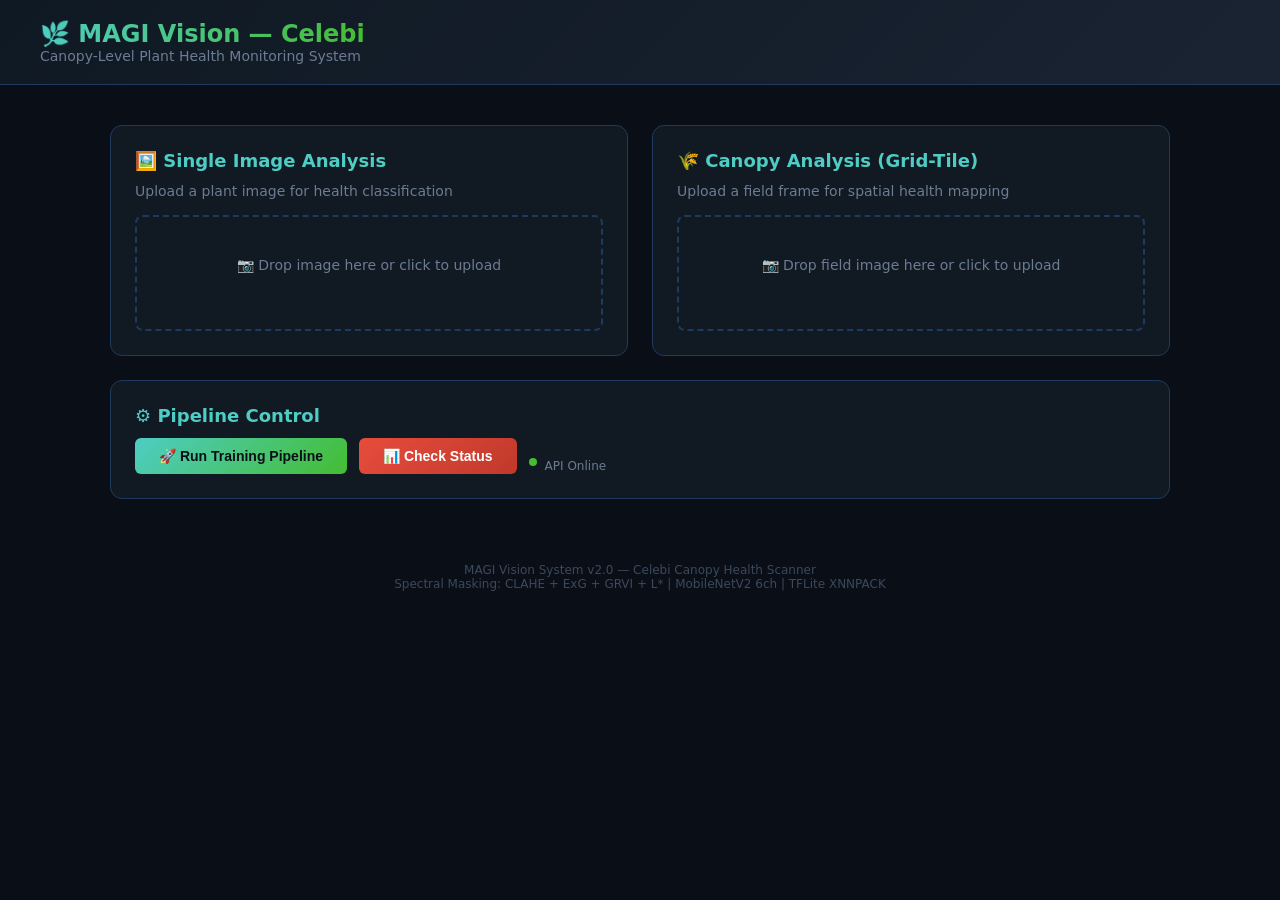
<file: HeatMAP/MLOPs-Production-PIPELINE/templates/magi.html>
<!DOCTYPE html>
<html lang="en">
<head>
    <meta charset="UTF-8">
    <meta name="viewport" content="width=device-width, initial-scale=1.0">
    <title>MAGI Vision — Plant Health Monitor</title>
    <style>
        * { margin: 0; padding: 0; box-sizing: border-box; }
        body {
            font-family: 'Segoe UI', system-ui, sans-serif;
            background: #0a0e17;
            color: #e0e6ed;
            min-height: 100vh;
        }
        .header {
            background: linear-gradient(135deg, #0f1923 0%, #1a2332 100%);
            border-bottom: 1px solid #1e3a5f;
            padding: 20px 40px;
            display: flex;
            align-items: center;
            gap: 16px;
        }
        .header h1 {
            font-size: 24px;
            background: linear-gradient(90deg, #4ecdc4, #44bd32);
            -webkit-background-clip: text;
            -webkit-text-fill-color: transparent;
        }
        .header .subtitle { color: #6b7c93; font-size: 14px; }
        .main { max-width: 1100px; margin: 40px auto; padding: 0 20px; }
        .grid { display: grid; grid-template-columns: 1fr 1fr; gap: 24px; }
        .card {
            background: #111923;
            border: 1px solid #1e3a5f;
            border-radius: 12px;
            padding: 24px;
            transition: border-color 0.3s;
        }
        .card:hover { border-color: #4ecdc4; }
        .card h2 { font-size: 18px; color: #4ecdc4; margin-bottom: 12px; }
        .card p { color: #6b7c93; font-size: 14px; margin-bottom: 16px; }
        .upload-zone {
            border: 2px dashed #1e3a5f;
            border-radius: 8px;
            padding: 40px;
            text-align: center;
            cursor: pointer;
            transition: all 0.3s;
        }
        .upload-zone:hover { border-color: #4ecdc4; background: rgba(78,205,196,0.05); }
        .upload-zone.dragover { border-color: #44bd32; background: rgba(68,189,50,0.1); }
        input[type="file"] { display: none; }
        .btn {
            background: linear-gradient(135deg, #4ecdc4, #44bd32);
            color: #0a0e17;
            border: none;
            padding: 10px 24px;
            border-radius: 6px;
            font-weight: 600;
            cursor: pointer;
            font-size: 14px;
            transition: opacity 0.3s;
        }
        .btn:hover { opacity: 0.9; }
        .btn:disabled { opacity: 0.4; cursor: not-allowed; }
        .btn-danger { background: linear-gradient(135deg, #e74c3c, #c0392b); color: #fff; }
        .result-panel {
            margin-top: 16px;
            padding: 16px;
            background: #0d1520;
            border-radius: 8px;
            display: none;
        }
        .result-panel.visible { display: block; }
        .health-bar {
            height: 8px;
            border-radius: 4px;
            background: #1e3a5f;
            margin: 8px 0;
            overflow: hidden;
        }
        .health-bar-fill {
            height: 100%;
            border-radius: 4px;
            transition: width 0.6s ease;
        }
        .score { font-size: 28px; font-weight: 700; margin: 8px 0; }
        .score.healthy { color: #44bd32; }
        .score.mild { color: #f1c40f; }
        .score.moderate { color: #e67e22; }
        .score.severe { color: #e74c3c; }
        .tag {
            display: inline-block;
            padding: 4px 10px;
            border-radius: 4px;
            font-size: 12px;
            font-weight: 600;
            text-transform: uppercase;
        }
        .tag.healthy { background: rgba(68,189,50,0.2); color: #44bd32; }
        .tag.mild_stress { background: rgba(241,196,15,0.2); color: #f1c40f; }
        .tag.moderate_stress { background: rgba(230,126,34,0.2); color: #e67e22; }
        .tag.severe_stress { background: rgba(231,76,60,0.2); color: #e74c3c; }
        .tile-grid {
            display: grid;
            grid-template-columns: repeat(4, 1fr);
            gap: 4px;
            margin-top: 12px;
        }
        .tile {
            aspect-ratio: 4/3;
            border-radius: 4px;
            display: flex;
            align-items: center;
            justify-content: center;
            font-size: 11px;
            font-weight: 600;
        }
        .tile.soil { background: #2c1a0e; color: #8b6914; }
        .tile.healthy { background: rgba(68,189,50,0.3); color: #44bd32; }
        .tile.mild_stress { background: rgba(241,196,15,0.3); color: #f1c40f; }
        .tile.moderate_stress { background: rgba(230,126,34,0.3); color: #e67e22; }
        .tile.severe_stress { background: rgba(231,76,60,0.3); color: #e74c3c; }
        .status { display: flex; gap: 8px; align-items: center; margin-top: 12px; }
        .status-dot {
            width: 8px; height: 8px; border-radius: 50%;
            animation: pulse 2s infinite;
        }
        @keyframes pulse { 0%,100% { opacity: 1; } 50% { opacity: 0.4; } }
        .preview-img { max-width: 100%; border-radius: 8px; margin-top: 12px; }
        .meta { font-size: 12px; color: #6b7c93; margin-top: 8px; }
        .footer {
            text-align: center; padding: 24px;
            color: #3a4a5c; font-size: 12px; margin-top: 40px;
        }
    </style>
</head>
<body>
    <div class="header">
        <div>
            <h1>🌿 MAGI Vision — Celebi</h1>
            <div class="subtitle">Canopy-Level Plant Health Monitoring System</div>
        </div>
    </div>

    <div class="main">
        <div class="grid">
            <!-- SINGLE IMAGE PREDICTION -->
            <div class="card" id="single-card">
                <h2>🖼️ Single Image Analysis</h2>
                <p>Upload a plant image for health classification</p>
                <div class="upload-zone" id="single-zone" onclick="document.getElementById('single-file').click()">
                    <p>📷 Drop image here or click to upload</p>
                    <input type="file" id="single-file" accept="image/*" onchange="predictSingle(this)">
                </div>
                <img id="single-preview" class="preview-img" style="display:none">
                <div class="result-panel" id="single-result">
                    <div class="score" id="single-score">—</div>
                    <div id="single-class"></div>
                    <div class="health-bar"><div class="health-bar-fill" id="single-bar"></div></div>
                    <div class="meta" id="single-meta"></div>
                </div>
            </div>

            <!-- CANOPY ANALYSIS -->
            <div class="card" id="canopy-card">
                <h2>🌾 Canopy Analysis (Grid-Tile)</h2>
                <p>Upload a field frame for spatial health mapping</p>
                <div class="upload-zone" id="canopy-zone" onclick="document.getElementById('canopy-file').click()">
                    <p>📷 Drop field image here or click to upload</p>
                    <input type="file" id="canopy-file" accept="image/*" onchange="predictCanopy(this)">
                </div>
                <img id="canopy-preview" class="preview-img" style="display:none">
                <div class="result-panel" id="canopy-result">
                    <div class="score" id="canopy-score">—</div>
                    <div id="canopy-action"></div>
                    <div class="tile-grid" id="canopy-grid"></div>
                    <div class="meta" id="canopy-meta"></div>
                </div>
            </div>
        </div>

        <!-- TRAIN / STATUS -->
        <div class="card" style="margin-top: 24px;">
            <h2>⚙️ Pipeline Control</h2>
            <div style="display: flex; gap: 12px; align-items: center;">
                <button class="btn" onclick="triggerTraining()">🚀 Run Training Pipeline</button>
                <button class="btn btn-danger" onclick="checkHealth()">📊 Check Status</button>
                <div class="status" id="api-status">
                    <div class="status-dot" style="background:#44bd32"></div>
                    <span class="meta">API Online</span>
                </div>
            </div>
            <div class="result-panel" id="status-panel"></div>
        </div>
    </div>

    <div class="footer">
        MAGI Vision System v2.0 — Celebi Canopy Health Scanner<br>
        Spectral Masking: CLAHE + ExG + GRVI + L* | MobileNetV2 6ch | TFLite XNNPACK
    </div>

    <script>
        async function predictSingle(input) {
            const file = input.files[0];
            if (!file) return;
            document.getElementById('single-preview').src = URL.createObjectURL(file);
            document.getElementById('single-preview').style.display = 'block';

            const form = new FormData();
            form.append('file', file);

            try {
                const res = await fetch('/predict', { method: 'POST', body: form });
                const data = await res.json();

                const panel = document.getElementById('single-result');
                panel.classList.add('visible');

                const score = data.health_score || 0;
                const scoreEl = document.getElementById('single-score');
                scoreEl.textContent = (score * 100).toFixed(1) + '%';
                scoreEl.className = 'score ' + getScoreClass(score);

                document.getElementById('single-class').innerHTML =
                    `<span class="tag ${data.class}">${data.class}</span> — Confidence: ${(data.confidence * 100).toFixed(1)}%`;

                const bar = document.getElementById('single-bar');
                bar.style.width = (score * 100) + '%';
                bar.style.background = getScoreColor(score);

                const probs = data.class_probabilities || {};
                document.getElementById('single-meta').textContent =
                    Object.entries(probs).map(([k,v]) => `${k}: ${(v*100).toFixed(1)}%`).join(' | ');
            } catch (e) {
                alert('Prediction failed: ' + e.message);
            }
        }

        async function predictCanopy(input) {
            const file = input.files[0];
            if (!file) return;
            document.getElementById('canopy-preview').src = URL.createObjectURL(file);
            document.getElementById('canopy-preview').style.display = 'block';

            const form = new FormData();
            form.append('file', file);

            try {
                const res = await fetch('/predict/canopy', { method: 'POST', body: form });
                const data = await res.json();

                const panel = document.getElementById('canopy-result');
                panel.classList.add('visible');

                const score = data.mean_health || 0;
                const scoreEl = document.getElementById('canopy-score');
                scoreEl.textContent = 'Health: ' + (score * 100).toFixed(1) + '%';
                scoreEl.className = 'score ' + getScoreClass(score);

                document.getElementById('canopy-action').innerHTML =
                    `Action: <span class="tag ${data.action === 'IDLE' ? 'healthy' : 'moderate_stress'}">${data.action}</span>` +
                    ` | Coverage: ${(data.vegetation_coverage * 100).toFixed(0)}%`;

                const grid = document.getElementById('canopy-grid');
                grid.innerHTML = '';
                (data.tiles || []).forEach(tile => {
                    const el = document.createElement('div');
                    const cls = tile.is_vegetation ? (tile.predicted_class || 'healthy') : 'soil';
                    el.className = 'tile ' + cls;
                    el.textContent = tile.is_vegetation ?
                        (tile.health_score * 100).toFixed(0) + '%' : 'soil';
                    grid.appendChild(el);
                });

                document.getElementById('canopy-meta').textContent =
                    `Grid: ${data.grid_size} | Min health: ${(data.min_health * 100).toFixed(1)}%`;
            } catch (e) {
                alert('Canopy analysis failed: ' + e.message);
            }
        }

        async function triggerTraining() {
            if (!confirm('Start training pipeline? This may take a while.')) return;
            const panel = document.getElementById('status-panel');
            panel.classList.add('visible');
            panel.innerHTML = '<p>⏳ Training pipeline running...</p>';

            try {
                const res = await fetch('/train', { method: 'POST' });
                const data = await res.json();
                panel.innerHTML = `<p>✅ ${data.message}</p>`;
            } catch (e) {
                panel.innerHTML = `<p>❌ Training failed: ${e.message}</p>`;
            }
        }

        async function checkHealth() {
            try {
                const res = await fetch('/health');
                const data = await res.json();
                const panel = document.getElementById('status-panel');
                panel.classList.add('visible');
                panel.innerHTML = `<pre>${JSON.stringify(data, null, 2)}</pre>`;
            } catch (e) {
                alert('Health check failed');
            }
        }

        function getScoreClass(score) {
            if (score > 0.8) return 'healthy';
            if (score > 0.6) return 'mild';
            if (score > 0.4) return 'moderate';
            return 'severe';
        }
        function getScoreColor(score) {
            if (score > 0.8) return '#44bd32';
            if (score > 0.6) return '#f1c40f';
            if (score > 0.4) return '#e67e22';
            return '#e74c3c';
        }

        // Drag & drop
        ['single-zone', 'canopy-zone'].forEach(id => {
            const zone = document.getElementById(id);
            zone.addEventListener('dragover', e => { e.preventDefault(); zone.classList.add('dragover'); });
            zone.addEventListener('dragleave', () => zone.classList.remove('dragover'));
            zone.addEventListener('drop', e => {
                e.preventDefault();
                zone.classList.remove('dragover');
                const input = zone.querySelector('input[type="file"]');
                input.files = e.dataTransfer.files;
                input.dispatchEvent(new Event('change'));
            });
        });
    </script>
</body>
</html>
</file>
<file: simulation/style.css>
/* MAGI OS Dashboard Styling - style.css */

:root {
    --bg-dark: #121214;
    --bg-card: rgba(26, 26, 31, 0.85);
    --bg-sidebar: #18181c;
    --border-color: #2b2b33;
    
    --color-green: #2ecc71;
    --color-orange: #e67e22;
    --color-red: #e74c3c;
    --color-blue: #3498db;
    --color-text: #e2e2e9;
    --color-text-dim: #8b8b9a;
    --color-accent: #f39c12;

    --font-ui: 'Outfit', sans-serif;
    --font-mono: 'Share Tech Mono', monospace;
    
    --glow-green: 0 0 10px rgba(46, 204, 113, 0.4);
    --glow-orange: 0 0 10px rgba(230, 126, 34, 0.4);
    --glow-red: 0 0 10px rgba(231, 76, 60, 0.4);
}

* {
    box-sizing: border-box;
    margin: 0;
    padding: 0;
}

body {
    background-color: var(--bg-dark);
    color: var(--color-text);
    font-family: var(--font-ui);
    overflow-x: hidden;
    height: 100vh;
    display: flex;
    flex-direction: column;
}

/* Background grid glow overlay */
.glow-bg {
    position: absolute;
    top: 0;
    left: 0;
    width: 100%;
    height: 100%;
    background-image: radial-gradient(circle at 10% 20%, rgba(230, 126, 34, 0.05) 0%, transparent 40%),
                      radial-gradient(circle at 90% 80%, rgba(46, 204, 113, 0.03) 0%, transparent 45%);
    pointer-events: none;
    z-index: -1;
}

/* Header */
.main-header {
    height: 60px;
    background-color: var(--bg-sidebar);
    border-bottom: 1px solid var(--border-color);
    display: flex;
    justify-content: space-between;
    align-items: center;
    padding: 0 20px;
    z-index: 10;
}

.header-logo {
    display: flex;
    align-items: baseline;
    gap: 8px;
}

.logo-magi {
    font-family: var(--font-mono);
    font-size: 26px;
    font-weight: 800;
    color: var(--color-orange);
    letter-spacing: 2px;
    text-shadow: 0 0 8px rgba(230, 126, 34, 0.3);
}

.logo-sub {
    font-size: 11px;
    color: var(--color-text-dim);
    letter-spacing: 1px;
    font-weight: 300;
}

.system-status {
    display: flex;
    gap: 20px;
}

.status-node {
    font-family: var(--font-mono);
    font-size: 12px;
    display: flex;
    align-items: center;
    gap: 8px;
    background: rgba(255, 255, 255, 0.03);
    padding: 6px 12px;
    border-radius: 4px;
    border: 1px solid var(--border-color);
}

.node-dot {
    width: 8px;
    height: 8px;
    border-radius: 50%;
    display: inline-block;
}

.node-dot.ok {
    background-color: var(--color-green);
    box-shadow: 0 0 6px var(--color-green);
}

.node-dot.warn {
    background-color: var(--color-orange);
    box-shadow: 0 0 6px var(--color-orange);
}

.node-dot.error {
    background-color: var(--color-red);
    box-shadow: 0 0 6px var(--color-red);
}

/* Dashboard Layout */
.dashboard-container {
    flex: 1;
    display: flex;
    overflow: hidden;
}

/* Sidebar */
.sidebar {
    width: 240px;
    background-color: var(--bg-sidebar);
    border-right: 1px solid var(--border-color);
    display: flex;
    flex-direction: column;
    justify-content: space-between;
    padding: 20px 0;
}

.nav-menu {
    display: flex;
    flex-direction: column;
    gap: 8px;
    padding: 0 10px;
}

.nav-btn {
    background: none;
    border: none;
    color: var(--color-text-dim);
    font-family: var(--font-ui);
    font-size: 14px;
    font-weight: 600;
    text-align: left;
    padding: 12px 16px;
    border-radius: 6px;
    cursor: pointer;
    display: flex;
    align-items: center;
    gap: 12px;
    transition: all 0.2s ease;
}

.nav-btn:hover {
    color: var(--color-text);
    background-color: rgba(255, 255, 255, 0.03);
}

.nav-btn.active {
    color: #fff;
    background-color: rgba(230, 126, 34, 0.15);
    border-left: 3px solid var(--color-orange);
}

.sidebar-footer {
    padding: 0 20px;
    font-size: 11px;
    color: var(--color-text-dim);
}

.target-device {
    color: var(--color-orange);
    margin-top: 4px;
    font-family: var(--font-mono);
}

/* Workspace */
.workspace {
    flex: 1;
    padding: 20px;
    overflow-y: auto;
}

.tab-content {
    display: none;
    height: 100%;
}

.tab-content.active {
    display: block;
}

/* Grid System */
.grid-layout {
    display: grid;
    grid-template-columns: 320px 1fr 340px;
    gap: 20px;
    height: calc(100vh - 120px);
    min-height: 560px;
}

/* Cards */
.card {
    background-color: var(--bg-card);
    border: 1px solid var(--border-color);
    border-radius: 8px;
    display: flex;
    flex-direction: column;
    overflow: hidden;
    backdrop-filter: blur(8px);
}

.card-header {
    background-color: rgba(255, 255, 255, 0.02);
    border-bottom: 1px solid var(--border-color);
    padding: 14px 18px;
    font-weight: 600;
    font-size: 14px;
    color: #fff;
    letter-spacing: 0.5px;
    display: flex;
    justify-content: space-between;
    align-items: center;
}

.card-sub-header {
    padding: 10px 18px 5px 18px;
    font-weight: 600;
    font-size: 12px;
    color: var(--color-text-dim);
    letter-spacing: 0.5px;
    text-transform: uppercase;
}

/* Controls */
.control-card {
    padding: 15px;
    gap: 15px;
    overflow-y: auto;
}

.control-group {
    display: flex;
    flex-direction: column;
    gap: 6px;
}

.control-group label {
    font-size: 12px;
    color: var(--color-text-dim);
    font-weight: 600;
}

.slider-header {
    display: flex;
    justify-content: space-between;
    font-size: 12px;
    font-weight: 600;
    color: var(--color-text-dim);
}

.slider-header span:last-child {
    font-family: var(--font-mono);
    color: var(--color-orange);
}

/* Range Inputs */
input[type="range"] {
    -webkit-appearance: none;
    width: 100%;
    height: 4px;
    background: #25252b;
    border-radius: 2px;
    outline: none;
}

input[type="range"]::-webkit-slider-thumb {
    -webkit-appearance: none;
    appearance: none;
    width: 14px;
    height: 14px;
    border-radius: 50%;
    background: var(--color-orange);
    cursor: pointer;
    box-shadow: 0 0 6px rgba(230, 126, 34, 0.6);
    transition: transform 0.1s;
}

input[type="range"]::-webkit-slider-thumb:hover {
    transform: scale(1.2);
}

/* Toggle Buttons */
.btn-toggle-group {
    display: grid;
    grid-template-columns: repeat(auto-fit, minmax(60px, 1fr));
    gap: 6px;
    background-color: rgba(255, 255, 255, 0.02);
    border: 1px solid var(--border-color);
    padding: 4px;
    border-radius: 6px;
}

.toggle-btn {
    background: none;
    border: none;
    color: var(--color-text-dim);
    font-family: var(--font-ui);
    font-size: 12px;
    font-weight: 600;
    padding: 8px 4px;
    border-radius: 4px;
    cursor: pointer;
    transition: all 0.15s ease;
}

.toggle-btn:hover {
    color: #fff;
    background-color: rgba(255, 255, 255, 0.02);
}

.toggle-btn.active {
    color: #fff;
    background-color: var(--color-orange);
    box-shadow: var(--glow-orange);
}

/* Buttons */
.btn-row {
    display: flex;
    gap: 10px;
    margin-top: 10px;
}

.btn {
    flex: 1;
    font-family: var(--font-ui);
    font-size: 13px;
    font-weight: 600;
    padding: 10px 14px;
    border-radius: 6px;
    cursor: pointer;
    border: none;
    transition: all 0.2s ease;
    text-align: center;
}

.primary-btn {
    background-color: var(--color-orange);
    color: #fff;
    box-shadow: var(--glow-orange);
}

.primary-btn:hover {
    background-color: #d35400;
}

.secondary-btn {
    background-color: rgba(255, 255, 255, 0.05);
    color: var(--color-text);
    border: 1px solid var(--border-color);
}

.secondary-btn:hover {
    background-color: rgba(255, 255, 255, 0.08);
}

/* Checkbox */
.checkbox-container {
    display: flex !important;
    flex-direction: row !important;
    align-items: center;
    gap: 8px;
    cursor: pointer;
    user-select: none;
}

.checkbox-container input {
    display: none;
}

.checkmark {
    width: 16px;
    height: 16px;
    border: 1px solid var(--border-color);
    background-color: #1e1e24;
    border-radius: 3px;
    display: inline-block;
    position: relative;
}

.checkbox-container input:checked ~ .checkmark {
    background-color: var(--color-orange);
    border-color: var(--color-orange);
}

.checkmark:after {
    content: "";
    position: absolute;
    display: none;
    left: 5px;
    top: 2px;
    width: 4px;
    height: 8px;
    border: solid white;
    border-width: 0 2px 2px 0;
    transform: rotate(45deg);
}

.checkbox-container input:checked ~ .checkmark:after {
    display: block;
}

/* Select */
.custom-select {
    background-color: #1a1a1f;
    border: 1px solid var(--border-color);
    color: var(--color-text);
    padding: 8px 12px;
    border-radius: 6px;
    font-family: var(--font-ui);
    font-size: 13px;
    outline: none;
}

/* Viewport Card */
.viewport-card {
    flex: 1;
    min-height: 500px;
    display: flex;
    flex-direction: column;
}

#canvas-container, #train-canvas-container {
    flex: 1;
    width: 100%;
    min-height: 420px;
    background-color: #09090c;
    position: relative;
    overflow: hidden;
}

.running-indicator {
    font-size: 11px;
    font-family: var(--font-mono);
    color: var(--color-green);
    display: flex;
    align-items: center;
    gap: 6px;
}

.pulse-dot {
    width: 6px;
    height: 6px;
    background-color: var(--color-green);
    border-radius: 50%;
    animation: pulse 1.5s infinite;
}

@keyframes pulse {
    0% { transform: scale(0.9); opacity: 0.5; }
    50% { transform: scale(1.2); opacity: 1; box-shadow: 0 0 8px var(--color-green); }
    100% { transform: scale(0.9); opacity: 0.5; }
}

/* Telemetry Box */
.telemetry-card {
    padding: 10px;
    overflow-y: auto;
}

.servos-grid {
    display: grid;
    grid-template-columns: 1fr;
    gap: 12px;
    padding: 8px;
}

.leg-telemetry-box {
    background-color: rgba(255, 255, 255, 0.02);
    border: 1px solid var(--border-color);
    border-radius: 6px;
    padding: 10px;
}

.leg-telemetry-box.swing {
    border-color: var(--color-orange);
    background-color: rgba(230, 126, 34, 0.02);
}

.leg-title {
    font-size: 11px;
    font-weight: 800;
    color: var(--color-text-dim);
    letter-spacing: 0.5px;
    margin-bottom: 6px;
}

.leg-telemetry-box.swing .leg-title {
    color: var(--color-orange);
}

.servo-row {
    display: flex;
    justify-content: space-between;
    font-size: 12px;
    margin-bottom: 4px;
    color: var(--color-text);
}

.servo-row:last-child {
    margin-bottom: 0;
}

.servo-row span:first-child {
    color: var(--color-text-dim);
}

.servo-val {
    font-family: var(--font-mono);
    color: var(--color-green);
    font-weight: 600;
}

.leg-telemetry-box.swing .servo-val {
    color: var(--color-orange);
}

.imu-display {
    display: grid;
    grid-template-columns: repeat(3, 1fr);
    gap: 8px;
    padding: 8px;
}

.imu-item {
    background-color: rgba(255, 255, 255, 0.01);
    border: 1px solid var(--border-color);
    border-radius: 4px;
    padding: 8px;
    text-align: center;
}

.imu-label {
    display: block;
    font-size: 10px;
    color: var(--color-text-dim);
    margin-bottom: 4px;
}

.imu-value {
    font-family: var(--font-mono);
    font-size: 12px;
    color: var(--color-green);
    font-weight: 600;
}

/* Training layout overrides */
.training-grid {
    grid-template-columns: 300px 1fr 360px;
}

.badge {
    font-size: 10px;
    font-family: var(--font-mono);
    padding: 3px 8px;
    border-radius: 4px;
    font-weight: bold;
}

.badge.idle { background-color: #2c3e50; color: #bdc3c7; }
.badge.training { background-color: var(--color-orange); color: #fff; box-shadow: var(--glow-orange); }

.rl-stats-box {
    display: flex;
    flex-direction: column;
    gap: 10px;
    background-color: rgba(255, 255, 255, 0.01);
    border: 1px solid var(--border-color);
    border-radius: 6px;
    padding: 12px;
}

.rl-stat-row {
    display: flex;
    justify-content: space-between;
    font-size: 12px;
}

.rl-stat-row span {
    color: var(--color-text-dim);
}

.rl-stat-row strong {
    font-family: var(--font-mono);
    color: var(--color-green);
}

.chart-card {
    padding: 15px;
    gap: 15px;
}

.chart-container {
    position: relative;
    height: 220px;
    width: 100%;
}

.reward-breakdown {
    display: flex;
    flex-direction: column;
    gap: 8px;
}

.metric-bullets {
    padding-left: 15px;
    font-size: 11px;
    color: var(--color-text-dim);
    line-height: 1.5;
}

.metric-bullets li {
    margin-bottom: 5px;
}

.metric-bullets strong {
    color: var(--color-text);
}

/* Fusion grid overrides */
.fusion-grid {
    grid-template-columns: 310px 1fr 330px;
}

.help-text {
    font-size: 11px;
    color: var(--color-text-dim);
    line-height: 1.4;
}

.scenario-buttons {
    display: flex;
    flex-direction: column;
    gap: 8px;
    margin-top: 10px;
}

.scenario-btn {
    display: flex;
    align-items: center;
    gap: 12px;
    background-color: rgba(255, 255, 255, 0.02);
    border: 1px solid var(--border-color);
    padding: 10px 14px;
    border-radius: 6px;
    cursor: pointer;
    text-align: left;
    transition: all 0.2s ease;
    width: 100%;
}

.scenario-btn:hover {
    background-color: rgba(255, 255, 255, 0.05);
    border-color: var(--color-text-dim);
}

.scenario-btn.active {
    border-color: var(--color-orange);
    background-color: rgba(230, 126, 34, 0.08);
}

.scen-icon {
    font-size: 20px;
}

.scen-text {
    display: flex;
    flex-direction: column;
}

.scen-text strong {
    font-size: 12px;
    color: #fff;
}

.scen-text span {
    font-size: 10px;
    color: var(--color-text-dim);
    margin-top: 2px;
}

.decision-board-card {
    padding: 15px;
}

.pipeline-visual {
    flex: 1;
    display: flex;
    align-items: center;
    justify-content: space-between;
    padding: 20px;
    gap: 10px;
}

.node-column {
    display: flex;
    flex-direction: column;
    gap: 18px;
    flex: 1;
}

.center-column {
    max-width: 320px;
}

.pipe-node {
    background-color: rgba(255, 255, 255, 0.02);
    border: 1px solid var(--border-color);
    border-radius: 6px;
    padding: 10px;
    display: flex;
    flex-direction: column;
    gap: 6px;
    box-shadow: 0 4px 6px rgba(0, 0, 0, 0.2);
}

.pipe-node-title {
    font-size: 11px;
    font-weight: 800;
    color: var(--color-text-dim);
    letter-spacing: 0.5px;
    text-transform: uppercase;
    border-bottom: 1px solid rgba(255, 255, 255, 0.05);
    padding-bottom: 4px;
}

.pipe-node-body {
    font-size: 10px;
    font-family: var(--font-mono);
    color: var(--color-text-dim);
    line-height: 1.4;
}

.node-arrow {
    font-size: 24px;
    color: var(--border-color);
    user-select: none;
    font-weight: bold;
}

.fusion-active {
    border-color: var(--color-orange);
    box-shadow: var(--glow-orange);
    background-color: rgba(230, 126, 34, 0.02);
}

.fusion-active .pipe-node-title {
    color: var(--color-orange);
}

.rule-list {
    display: flex;
    flex-direction: column;
    gap: 4px;
    margin-top: 4px;
}

.rule-item {
    font-size: 10px;
    padding: 4px 8px;
    background-color: rgba(0, 0, 0, 0.2);
    border-radius: 3px;
    border: 1px solid transparent;
}

.rule-item.active {
    border-color: var(--color-green);
    color: var(--color-green);
    background-color: rgba(46, 204, 113, 0.05);
}

.rule-item.active-danger {
    border-color: var(--color-red);
    color: var(--color-red);
    background-color: rgba(231, 76, 60, 0.05);
    animation: danger-flash 1s infinite alternate;
}

@keyframes danger-flash {
    0% { box-shadow: 0 0 2px var(--color-red); }
    100% { box-shadow: 0 0 10px var(--color-red); }
}

.action-out {
    align-items: center;
    text-align: center;
    padding: 15px 10px;
}

.decision-badge {
    font-family: var(--font-mono);
    font-size: 16px;
    font-weight: 800;
    color: var(--color-green);
    background-color: rgba(46, 204, 113, 0.1);
    border: 1px solid var(--color-green);
    padding: 6px 16px;
    border-radius: 4px;
    margin: 4px 0;
    letter-spacing: 1px;
}

.decision-badge.emergency {
    color: var(--color-red);
    background-color: rgba(231, 76, 60, 0.1);
    border-color: var(--color-red);
    box-shadow: var(--glow-red);
}

.decision-badge.alert {
    color: var(--color-orange);
    background-color: rgba(230, 126, 34, 0.1);
    border-color: var(--color-orange);
    box-shadow: var(--glow-orange);
}

.decision-reason {
    font-size: 11px;
    color: var(--color-text-dim);
    margin-top: 4px;
}

.gait-override-state {
    font-family: var(--font-mono);
    font-size: 11px;
    font-weight: bold;
    color: #fff;
    margin-top: 4px;
}

/* Terminal Log */
.log-card {
    height: 100%;
}

.terminal-log {
    flex: 1;
    background-color: #08080a;
    font-family: var(--font-mono);
    font-size: 11px;
    color: var(--color-green);
    padding: 15px;
    overflow-y: auto;
    display: flex;
    flex-direction: column;
    gap: 6px;
    line-height: 1.4;
    border-top: 1px solid var(--border-color);
}

.log-line {
    word-break: break-all;
}

.log-line.emergency { color: var(--color-red); }
.log-line.alert { color: var(--color-orange); }
.log-line.system { color: var(--color-blue); }

/* Math Tab */
.math-container {
    max-width: 900px;
    margin: 0 auto;
}

.math-content {
    padding: 20px 25px;
    display: flex;
    flex-direction: column;
    gap: 15px;
    line-height: 1.6;
}

.math-content h3 {
    margin-top: 15px;
    border-left: 3px solid var(--color-orange);
    padding-left: 10px;
    font-size: 16px;
    color: #fff;
}

.math-content p {
    font-size: 14px;
    color: var(--color-text-dim);
}

.math-sketch-container {
    display: grid;
    grid-template-columns: 1fr 1fr;
    gap: 20px;
    margin: 10px 0;
}

.formula-block {
    background-color: rgba(255, 255, 255, 0.01);
    border: 1px solid var(--border-color);
    border-radius: 6px;
    padding: 15px;
}

.formula-title {
    font-size: 12px;
    font-weight: 800;
    color: var(--color-text-dim);
    text-transform: uppercase;
    margin-bottom: 6px;
}

.formula-math {
    font-family: var(--font-mono);
    font-size: 18px;
    color: var(--color-orange);
    text-align: center;
    margin: 12px 0;
    text-shadow: 0 0 6px rgba(230, 126, 34, 0.15);
}

.formula-desc {
    font-size: 12px;
    color: var(--color-text-dim);
}

.math-playground {
    display: grid;
    grid-template-columns: 1fr 1fr;
    gap: 20px;
    background-color: rgba(230, 126, 34, 0.02);
    border: 1px solid rgba(230, 126, 34, 0.15);
    border-radius: 8px;
    padding: 15px;
    margin-top: 10px;
}

.playground-outputs {
    background-color: rgba(0, 0, 0, 0.2);
    border: 1px solid var(--border-color);
    border-radius: 6px;
    padding: 12px;
}

.playground-outputs h4 {
    font-size: 12px;
    color: var(--color-text-dim);
    margin-bottom: 10px;
    text-transform: uppercase;
}

.math-result-box {
    display: flex;
    flex-direction: column;
    gap: 8px;
}

.math-res-item {
    font-size: 13px;
    color: var(--color-text-dim);
}

.math-res-item strong {
    font-family: var(--font-mono);
    color: var(--color-green);
    font-size: 14px;
}

.divider {
    height: 1px;
    background-color: var(--border-color);
    margin: 8px 0;
}

/* Custom Scrollbar for premium feel */
::-webkit-scrollbar {
    width: 6px;
    height: 6px;
}

::-webkit-scrollbar-track {
    background: var(--bg-dark);
}

::-webkit-scrollbar-thumb {
    background: #33333e;
    border-radius: 3px;
}

::-webkit-scrollbar-thumb:hover {
    background: var(--color-orange);
}

/* ============================================================
   v3.0 NEW COMPONENTS
   ============================================================ */

/* --- Grid layout additions --------------------------------- */
.sim-grid {
    grid-template-columns: 310px 1fr 300px;
}

.analysis-grid {
    grid-template-columns: 300px 1fr 360px;
}

/* --- Gait buttons (5 options) ------------------------------ */
.gait-btn-group {
    grid-template-columns: repeat(5, 1fr);
}

/* --- Sidebar phase diagram --------------------------------- */
.sidebar-phase-box {
    margin: 0 10px 16px;
    background-color: rgba(255,255,255,0.02);
    border: 1px solid var(--border-color);
    border-radius: 6px;
    padding: 8px;
}

.sidebar-phase-title {
    font-size: 9px;
    font-family: var(--font-mono);
    color: var(--color-text-dim);
    letter-spacing: 0.5px;
    text-transform: uppercase;
    margin-bottom: 6px;
}

#phase-canvas {
    width: 100%;
    display: block;
    border-radius: 3px;
    background: #0b0b0e;
}

/* --- Gait legend ------------------------------------------- */
.gait-legend {
    display: flex;
    gap: 12px;
    padding: 6px 8px;
    font-size: 11px;
    color: var(--color-text-dim);
}

.legend-item {
    display: flex;
    align-items: center;
    gap: 6px;
}

.legend-dot {
    width: 10px;
    height: 10px;
    border-radius: 2px;
    display: inline-block;
}

.swing-dot  { background-color: var(--color-orange); }
.stance-dot { background-color: #1e3a2b; border: 1px solid #2ecc71; }

.gait-type-badge, .gait-type-info {
    font-family: var(--font-mono);
    font-size: 11px;
    color: var(--color-orange);
    padding: 4px 8px;
    text-align: center;
    letter-spacing: 1px;
}

/* --- Gene chromosome canvas -------------------------------- */
.gene-canvas {
    display: block;
    width: 100%;
    background: #0b0b0f;
    border-radius: 4px;
    border: 1px solid var(--border-color);
}

/* --- Agent progress bar ------------------------------------ */
.agent-progress-wrap {
    margin-bottom: 8px;
}

.agent-progress-bar-bg {
    height: 4px;
    background: #1e1e28;
    border-radius: 2px;
    overflow: hidden;
    margin-bottom: 4px;
}

.agent-progress-bar {
    height: 100%;
    background: linear-gradient(90deg, var(--color-green), var(--color-orange));
    border-radius: 2px;
    transition: width 0.3s ease;
}

.agent-progress-lbl {
    font-family: var(--font-mono);
    font-size: 10px;
    color: var(--color-text-dim);
    text-align: right;
}

/* --- Curriculum badge -------------------------------------- */
.curriculum-lbl {
    font-family: var(--font-mono);
    font-size: 10px;
    padding: 2px 8px;
    border-radius: 4px;
    background: rgba(230,126,34,0.12);
    border: 1px solid rgba(230,126,34,0.3);
    color: var(--color-orange);
    transition: color 0.5s;
}

/* --- NNPolicy toggle --------------------------------------- */
.nn-toggle-row { margin-top: 4px; }

.nn-toggle-group {
    display: grid;
    grid-template-columns: 1fr 1fr;
    gap: 6px;
    background-color: rgba(255,255,255,0.02);
    border: 1px solid var(--border-color);
    padding: 4px;
    border-radius: 6px;
}

.nn-badge {
    font-size: 9px;
    color: var(--color-orange);
    margin-left: 4px;
    vertical-align: middle;
}

/* --- Export button ----------------------------------------- */
.export-btn {
    flex: 1;
    background: rgba(61,232,255,0.08);
    border: 1px solid rgba(61,232,255,0.25);
    color: #3de8ff;
    font-family: var(--font-ui);
    font-size: 12px;
    font-weight: 600;
    padding: 9px 12px;
    border-radius: 6px;
    cursor: pointer;
    transition: all 0.2s;
}

.export-btn:hover {
    background: rgba(61,232,255,0.15);
    box-shadow: 0 0 10px rgba(61,232,255,0.2);
}

/* --- Analysis tab ------------------------------------------ */
.ga-stats-grid {
    display: grid;
    grid-template-columns: 1fr 1fr;
    gap: 10px;
    padding: 4px 0;
}

.ga-stat-block {
    background: rgba(255,255,255,0.02);
    border: 1px solid var(--border-color);
    border-radius: 6px;
    padding: 10px;
}

.ga-stat-block.highlight {
    border-color: rgba(230,126,34,0.2);
    background: rgba(230,126,34,0.03);
}

.ga-stat-label {
    font-size: 10px;
    color: var(--color-text-dim);
    text-transform: uppercase;
    letter-spacing: 0.5px;
    margin-bottom: 4px;
}

.ga-stat-value {
    font-family: var(--font-mono);
    font-size: 15px;
    font-weight: 700;
    color: #fff;
}

.ga-stat-value.green  { color: var(--color-green); }
.ga-stat-value.orange { color: var(--color-orange); }

/* Gait sequence table */
.gait-seq-table {
    border: 1px solid var(--border-color);
    border-radius: 6px;
    overflow: hidden;
    font-family: var(--font-mono);
    font-size: 11px;
}

.gait-seq-row {
    display: grid;
    grid-template-columns: 1fr 1fr 1fr 1fr;
    padding: 6px 10px;
    border-bottom: 1px solid var(--border-color);
    color: var(--color-text-dim);
}

.gait-seq-row:last-child { border-bottom: none; }

.gait-seq-row.header-row {
    background: rgba(255,255,255,0.02);
    color: var(--color-text);
    font-weight: 700;
    font-size: 10px;
    text-transform: uppercase;
}

/* Analysis chart */
.analysis-chart {
    height: 200px;
}

/* Phase diagram large */
.phase-diagram-large {
    padding: 8px;
}

#phase-canvas-large {
    width: 100%;
    display: block;
    border-radius: 4px;
    background: #0b0b0e;
    border: 1px solid var(--border-color);
}

/* Foot path canvas */
.foot-path-wrap {
    display: flex;
    align-items: center;
    justify-content: center;
    padding: 10px;
    flex: 1;
}

#foot-path-canvas {
    border-radius: 6px;
    border: 1px solid var(--border-color);
    max-width: 100%;
}

.foot-path-legend {
    display: flex;
    justify-content: center;
    gap: 16px;
    padding: 4px 12px;
    font-family: var(--font-mono);
    font-size: 11px;
}

.fp-legend-item { font-weight: 600; }

/* --- IK Diagram canvas (math tab) -------------------------- */
.math-container {
    max-width: 1100px;
    margin: 0 auto;
}

.math-two-col {
    display: grid;
    grid-template-columns: 1fr 340px;
    gap: 30px;
    align-items: start;
}

.ik-diagram-wrap {
    position: sticky;
    top: 0;
    padding-top: 8px;
}

.ik-canvas {
    border-radius: 6px;
    border: 1px solid var(--border-color);
    background: #0b0b0f;
    width: 100%;
    display: block;
}

/* --- Math tab formula adjustments -------------------------- */
.formula-math {
    font-family: var(--font-mono);
    font-size: 14px;
    color: var(--color-orange);
    text-align: center;
    margin: 10px 0;
    background: rgba(230,126,34,0.05);
    padding: 6px;
    border-radius: 4px;
    letter-spacing: 0.5px;
}

.math-formula-box {
    background: rgba(255,255,255,0.02);
    border: 1px solid var(--border-color);
    border-radius: 6px;
    padding: 14px;
}

.math-formula-box h4 {
    font-size: 12px;
    color: var(--color-text-dim);
    text-transform: uppercase;
    margin-bottom: 8px;
}

/* --- Terrain amplitude slider glow ------------------------- */
#slider-terrain-amp::-webkit-slider-thumb {
    background: #3de8ff;
    box-shadow: 0 0 6px rgba(61,232,255,0.6);
}

/* --- Scrolling ground trail animation ---------------------- */
@keyframes gridScroll {
    from { background-position-x: 0; }
    to   { background-position-x: -20px; }
}

/* --- Responsive tweaks ------------------------------------- */
@media (max-width: 1400px) {
    .sim-grid      { grid-template-columns: 280px 1fr 260px; }
    .training-grid { grid-template-columns: 270px 1fr 320px; }
    .analysis-grid { grid-template-columns: 260px 1fr 300px; }
}
</file>
